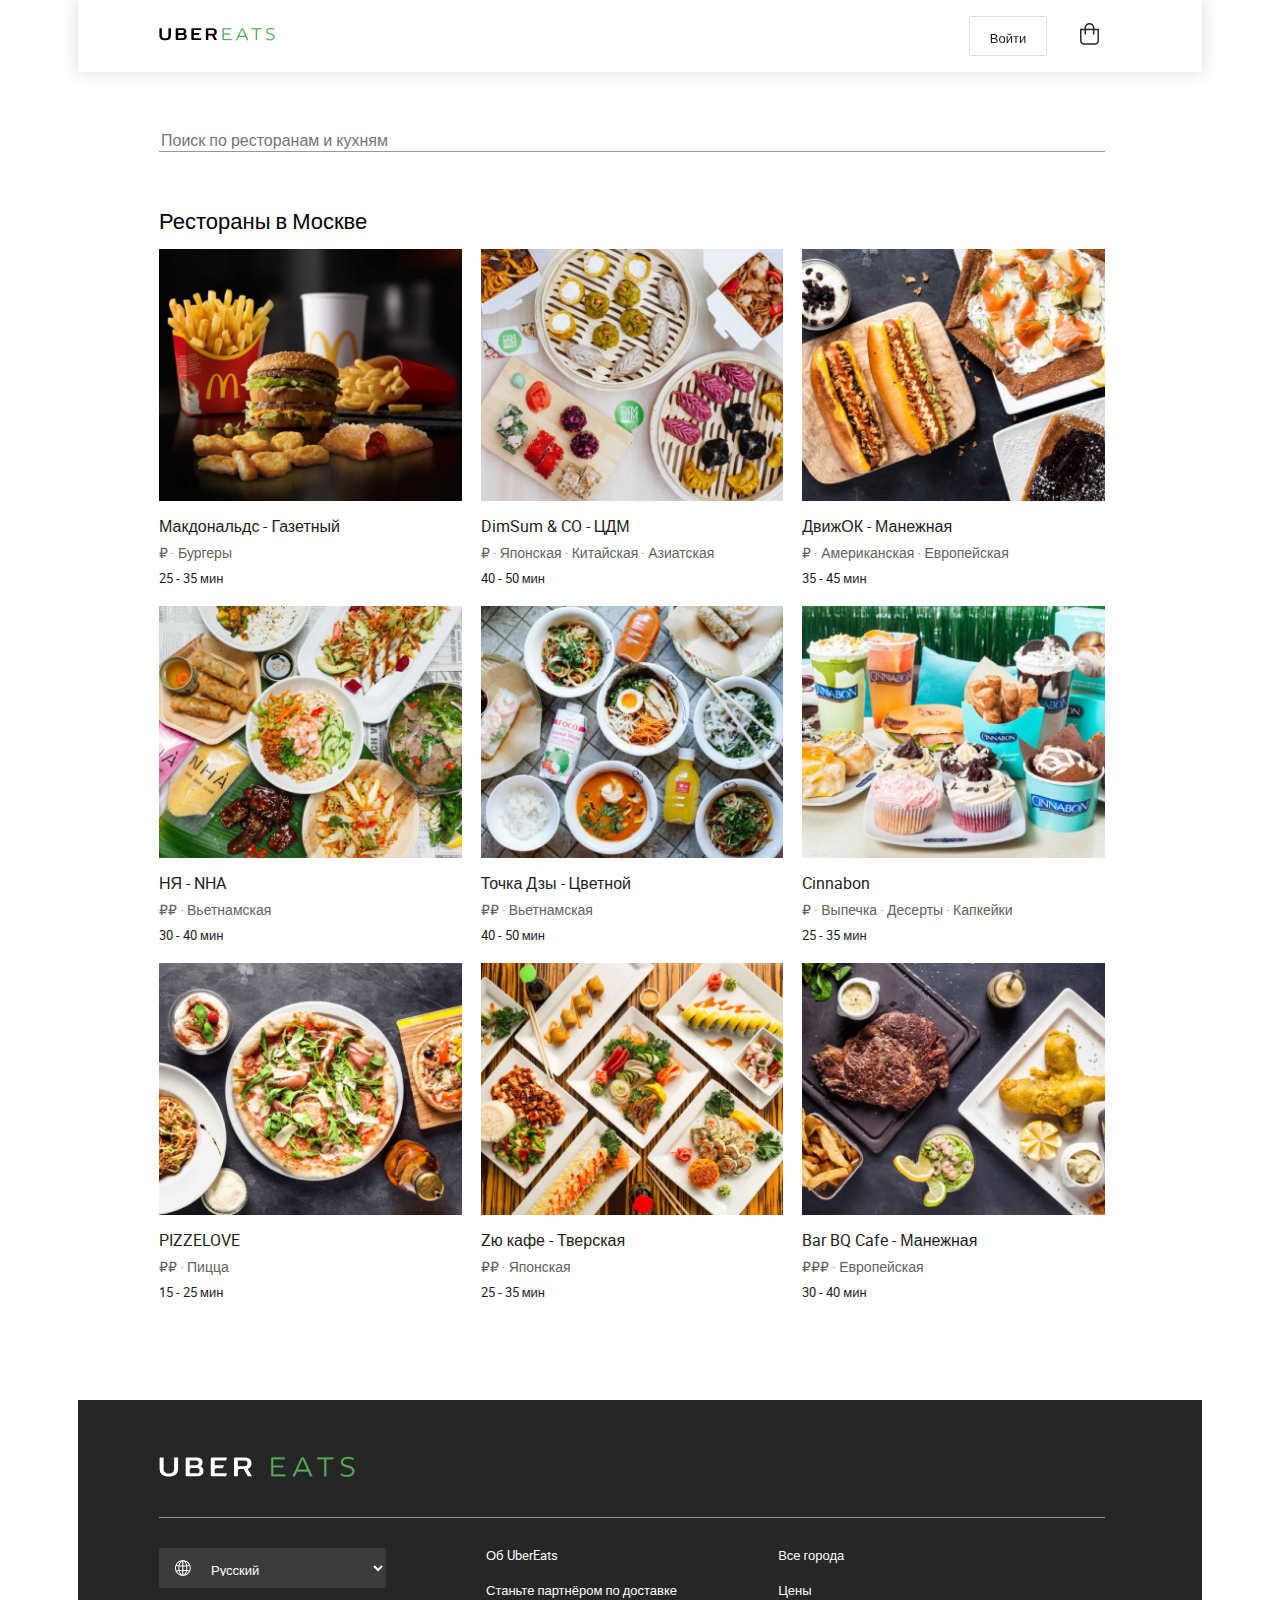
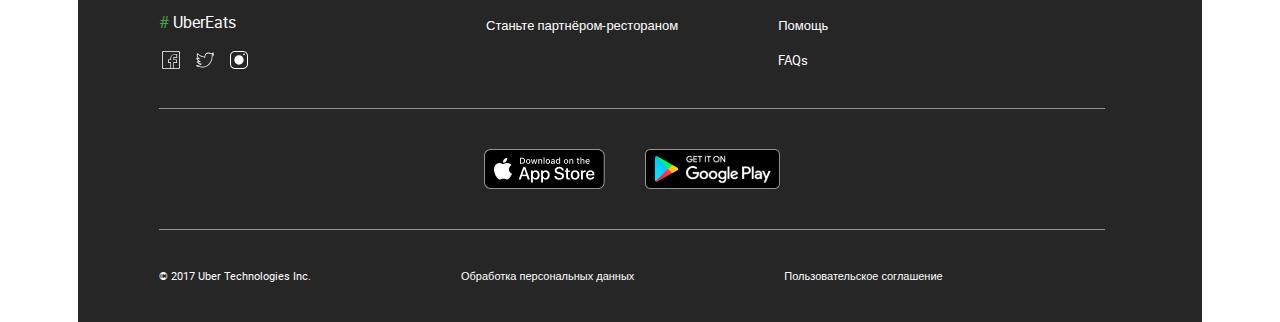
<file: index.html>
<!DOCTYPE html>
<html lang="en">
<head>
    <meta charset="UTF-8">
    <meta name="viewport" content="width=device-width, initial-scale=1">
    <title>Uber Eats Stores</title>
    <link rel="stylesheet" href="css/normalize.css">
    <link rel="stylesheet" href="css/style.css">
</head>
<body>
    <div class="main-container">
        <header class="main-header">
        <a href="#" class="logo">
            <svg width="59" height="13" viewBox="0 0 59 13" fill="none" xmlns="http://www.w3.org/2000/svg">
                <path d="M9.42307 0.528848V7.16346C9.42307 9.375 8.46154 10.2885 6.15384 10.2885C3.84615 10.2885 2.88461 9.375 2.88461 7.16346V0.240387H0.673075C0.528844 0.240387 0.384613 0.384618 0.384613 0.528848V7.25962C0.384613 10.9615 2.74038 12.2596 6.15384 12.2596C9.56731 12.2596 11.9231 10.9615 11.9231 7.25962V0.240387H9.71154C9.56731 0.240387 9.42307 0.336541 9.42307 0.528848Z" fill="black"/>
                <path d="M41.5865 2.16346C41.7789 2.16346 41.875 2.11539 41.9231 1.97116L42.5481 0.384618C42.5962 0.288464 42.5481 0.240387 42.4519 0.240387H33.5096C32.6923 0.240387 32.3558 0.480772 32.3558 1.05769V11.3462C32.3558 11.8269 32.5962 12.0673 33.2212 12.0673H41.5385C41.7308 12.0673 41.8269 12.0192 41.875 11.875L42.5 10.2885C42.5481 10.1923 42.5 10.1442 42.4039 10.1442H34.8077V8.02885C34.8077 7.30769 35.1923 6.97116 36.2981 6.97116H39.6154C39.8077 6.97116 39.9039 6.92308 39.9519 6.77885L40.5769 5.24039C40.625 5.14423 40.5769 5.09616 40.4808 5.09616H34.8558V2.11539H41.5865V2.16346Z" fill="black"/>
                <path fill-rule="evenodd" clip-rule="evenodd" d="M25.8654 5.81732C26.8269 5.28845 27.2115 4.375 27.2115 3.22116C27.2115 0.625 25.0961 0.240387 22.8846 0.240387H17.8365C17.0192 0.240387 16.6827 0.480774 16.6827 1.05771V11.3462C16.6827 11.8269 16.9231 12.0673 17.5481 12.0673H23.75C26.1057 12.0673 27.7404 11.1538 27.7404 8.79807C27.7885 7.35577 27.2115 6.15384 25.8654 5.81732ZM19.1827 2.11539H23.0769C24.375 2.11539 24.7596 2.59616 24.7596 3.60577C24.7596 4.61539 24.375 5.09616 23.0769 5.09616H19.1827V2.11539ZM19.1827 10.1442H23.5577C24.9519 10.1442 25.3365 9.66345 25.3365 8.55768C25.3365 7.4519 24.9519 6.92307 23.5577 6.92307H20.6731C19.5673 6.92307 19.1827 7.25961 19.1827 7.98074V10.1442Z" fill="black"/>
                <path fill-rule="evenodd" clip-rule="evenodd" d="M55.3846 7.30771L58.0288 11.875C58.0769 11.9231 58.0769 12.0673 57.9808 12.0673H55.7212C55.5288 12.0673 55.4808 12.0192 55.3846 11.875L52.9808 7.54807H50.8173C49.7115 7.54807 49.3269 7.88461 49.3269 8.60577V12.0673H47.1635C47.0192 12.0673 46.875 11.9231 46.875 11.7788V1.05771C46.875 0.480774 47.2115 0.240387 48.0288 0.240387H53.0769C56.0096 0.240387 57.7885 1.00961 57.7885 3.89423C57.7885 6.10577 56.6827 6.97116 55.3846 7.30771ZM49.2788 5.72116H53.4135C54.9519 5.72116 55.2885 5.14423 55.2885 3.89423C55.2885 2.69232 54.9519 2.11539 53.4135 2.11539H49.2788V5.72116Z" fill="black"/>
            </svg>
            <svg width="53" height="14" viewBox="0 0 53 14" fill="none" xmlns="http://www.w3.org/2000/svg">
                <path d="M9.4423 12.0096L9.39423 13.0673H0.644226V1.24039H9.05769L9.10576 2.34616H1.84615V6.43269H8.09615V7.39423H1.84615V12.0096H9.4423V12.0096Z" fill="#57AD56" stroke="#57AD56" stroke-width="0.25"/>
                <path fill-rule="evenodd" clip-rule="evenodd" d="M16.7019 9.99039H23.6731L25.0192 13.0673H26.3654L20.9327 1.24039H19.5384L14.0577 13.0673H15.3558L16.7019 9.99039ZM17.1346 8.98077L19.6827 3.25962L20.1634 2.05769H20.2115L20.6923 3.25962L23.1923 8.98077H17.1346Z" fill="#57AD56"/>
                <path d="M23.6731 9.99039L23.7876 9.94028L23.7548 9.86539H23.6731V9.99039ZM16.7019 9.99039V9.86539H16.6202L16.5874 9.94028L16.7019 9.99039ZM25.0192 13.0673L24.9047 13.1174L24.9375 13.1923H25.0192V13.0673ZM26.3654 13.0673V13.1923H26.5603L26.4789 13.0151L26.3654 13.0673ZM20.9327 1.24039L21.0463 1.18821L21.0128 1.11539H20.9327V1.24039ZM19.5385 1.24039V1.11539H19.4586L19.425 1.18783L19.5385 1.24039ZM14.0577 13.0673L13.9443 13.0148L13.862 13.1923H14.0577V13.0673ZM15.3557 13.0673V13.1923H15.4375L15.4703 13.1174L15.3557 13.0673ZM19.6827 3.25964L19.7969 3.31054L19.7987 3.30607L19.6827 3.25964ZM17.1346 8.98077L17.0204 8.92992L16.9421 9.10577H17.1346V8.98077ZM20.1635 2.05771V1.93271H20.0788L20.0474 2.01128L20.1635 2.05771ZM20.2115 2.05771L20.3276 2.01129L20.2962 1.93271H20.2115V2.05771ZM20.6923 3.25964L20.5762 3.30609L20.5777 3.3097L20.6923 3.25964ZM23.1923 8.98077V9.10577H23.3833L23.3068 8.93072L23.1923 8.98077ZM23.6731 9.86539H16.7019V10.1154H23.6731V9.86539ZM25.1337 13.0172L23.7876 9.94028L23.5585 10.0405L24.9047 13.1174L25.1337 13.0172ZM26.3654 12.9423H25.0192V13.1923H26.3654V12.9423ZM20.8191 1.29256L26.2518 13.1195L26.4789 13.0151L21.0463 1.18821L20.8191 1.29256ZM19.5385 1.36539H20.9327V1.11539H19.5385V1.36539ZM14.1711 13.1199L19.6519 1.29294L19.425 1.18783L13.9443 13.0148L14.1711 13.1199ZM15.3557 12.9423H14.0577V13.1923H15.3557V12.9423ZM16.5874 9.94028L15.2412 13.0172L15.4703 13.1174L16.8164 10.0405L16.5874 9.94028ZM19.5685 3.20879L17.0204 8.92992L17.2488 9.03163L19.7969 3.3105L19.5685 3.20879ZM20.0474 2.01128L19.5666 3.21322L19.7987 3.30607L20.2795 2.10413L20.0474 2.01128ZM20.2115 1.93271H20.1635V2.18271H20.2115V1.93271ZM20.8084 3.21322L20.3276 2.01129L20.0955 2.10413L20.5762 3.30606L20.8084 3.21322ZM23.3068 8.93072L20.8068 3.20959L20.5777 3.3097L23.0777 9.03083L23.3068 8.93072ZM17.1346 9.10577H23.1923V8.85577H17.1346V9.10577Z" fill="#57AD56"/>
                <path d="M35.0192 2.34616V13.0673H33.8173V2.34616H29.3942L29.4423 1.24039H39.4904V2.34616H35.0192V2.34616Z" fill="#57AD56" stroke="#57AD56" stroke-width="0.25"/>
                <path d="M48.0481 13.3077C46.4134 13.3077 45.1154 12.9231 44.0577 12.2981L44.25 11.2404C45.3558 11.8654 46.6058 12.25 48.0961 12.25C50.3077 12.25 51.4615 11.2404 51.4615 9.79808C51.4615 6.67308 44.25 8.30769 44.25 4.26923C44.25 2.53846 45.5481 1 48.5769 1C49.9711 1 51.2211 1.24038 52.2308 1.72115L52.0384 2.73077C50.9327 2.29808 49.875 2.05769 48.625 2.05769C46.2692 2.05769 45.4038 3.11538 45.4038 4.17308C45.4038 7.15385 52.6154 5.47115 52.6154 9.70192C52.5673 11.8173 51.0288 13.3077 48.0481 13.3077V13.3077Z" fill="#57AD56" stroke="#57AD56" stroke-width="0.25"/>
            </svg>
        </a>
        <div class="buttons">
            <button class="signInBtn">Войти</button>
            <button class="bagBtn"><svg width="19" height="23" viewBox="0 0 19 23" fill="none" xmlns="http://www.w3.org/2000/svg">
                <g id="basket">
                    <path id="Rectangle-10" fill-rule="evenodd" clip-rule="evenodd" d="M18.9474 6.85876H0V18.6482C0 20.8574 1.79086 22.6482 4 22.6482H14.9474C17.1565 22.6482 18.9474 20.8574 18.9474 18.6482V6.85876ZM4 21.1482C2.61929 21.1482 1.5 20.029 1.5 18.6482V8.35876H17.4474V18.6482C17.4474 20.029 16.3281 21.1482 14.9474 21.1482H4Z" fill="#262626"/>
                    <path id="Rectangle-3" d="M6.01315 12.06V5.86806C6.01315 3.95686 7.56248 2.40753 9.47368 2.40753C11.3849 2.40753 12.9342 3.95686 12.9342 5.86806V12.06C12.9342 12.4742 13.27 12.81 13.6842 12.81C14.0984 12.81 14.4342 12.4742 14.4342 12.06V5.86806C14.4342 3.12844 12.2133 0.907532 9.47368 0.907532C6.73406 0.907532 4.51315 3.12844 4.51315 5.86806V12.06C4.51315 12.4742 4.84894 12.81 5.26315 12.81C5.67737 12.81 6.01315 12.4742 6.01315 12.06Z" fill="#262626"/>
                </g>
            </svg>
            </button>
        </div>
    </header>
        <main class="index-main">
                <input type="search" class="search" placeholder="Поиск по ресторанам и кухням">
                <span class="main-heading">Рестораны в Москве</span>
                <div class="rest-cards">
                    <a href="restaurant.html" class="rest-card">
                        <img class="rest-card-img" src="img/content/rest1.jpg" alt="Restaurant 1">
                        <span class="rest-name">Макдональдс - Газетный</span>
                        <span class="rest-category">&#8381; &#183; Бургеры</span>
                        <span class="delivery-time">25 - 35 мин</span>
                    </a>
                    <a href="restaurant.html" class="rest-card">
                        <img class="rest-card-img" src="img/content/rest2.jpg" alt="Restaurant 1">
                        <span class="rest-name">DimSum & CO - ЦДМ</span>
                        <span class="rest-category">&#8381; &#183; Японская &#183; Китайская &#183; Азиатская</span>
                        <span class="delivery-time">40 - 50 мин</span>
                    </a>
                    <a href="restaurant.html" class="rest-card">
                        <img class="rest-card-img" src="img/content/rest3.png" alt="Restaurant 1">
                        <span class="rest-name">ДвижОК - Манежная</span>
                        <span class="rest-category">&#8381; &#183; Американская &#183; Европейская</span>
                        <span class="delivery-time">35 - 45 мин</span>
                    </a>
                    <a href="restaurant.html" class="rest-card">
                        <img class="rest-card-img" src="img/content/rest4.jpg" alt="Restaurant 1">
                        <span class="rest-name">НЯ - NHA</span>
                        <span class="rest-category">&#8381;&#8381; &#183; Вьетнамская</span>
                        <span class="delivery-time">30 - 40 мин</span>
                    </a>
                    <a href="restaurant.html" class="rest-card">
                        <img class="rest-card-img" src="img/content/rest5.jpg" alt="Restaurant 1">
                        <span class="rest-name">Точка Дзы - Цветной</span>
                        <span class="rest-category">&#8381;&#8381; &#183; Вьетнамская</span>
                        <span class="delivery-time">40 - 50 мин</span>
                    </a>
                    <a href="restaurant.html" class="rest-card">
                        <img class="rest-card-img" src="img/content/rest6.jpg" alt="Restaurant 1">
                        <span class="rest-name">Cinnabon</span>
                        <span class="rest-category">&#8381; &#183; Выпечка &#183; Десерты &#183; Капкейки</span>
                        <span class="delivery-time">25 - 35 мин</span>
                    </a>
                    <a href="restaurant.html" class="rest-card">
                        <img class="rest-card-img" src="img/content/rest7.jpg" alt="Restaurant 1">
                        <span class="rest-name">PIZZELOVE</span>
                        <span class="rest-category">&#8381;&#8381; &#183; Пицца</span>
                        <span class="delivery-time">15 - 25 мин</span>
                    </a>
                    <a href="restaurant.html" class="rest-card">
                        <img class="rest-card-img" src="img/content/rest8.jpg" alt="Restaurant 1">
                        <span class="rest-name">Zю кафе - Тверская</span>
                        <span class="rest-category">&#8381;&#8381; &#183; Японская</span>
                        <span class="delivery-time">25 - 35 мин</span>
                    </a>
                    <a href="restaurant.html" class="rest-card">
                        <img class="rest-card-img" src="img/content/rest9.jpg" alt="Restaurant 1">
                        <span class="rest-name">Bar BQ Cafe - Манежная</span>
                        <span class="rest-category">&#8381;&#8381;&#8381; &#183; Европейская</span>
                        <span class="delivery-time">30 - 40 мин</span>
                    </a>
                </div>
        </main>
        <footer class="main-footer">
            <section class="footer1">
                <a href="index.html" class="footer1-link">
                    <svg width="93" height="20" viewBox="0 0 93 20" fill="none" xmlns="http://www.w3.org/2000/svg">
                        <path d="M15.0769 0.846182V11.4616C15.0769 15 13.5385 16.4616 9.84616 16.4616C6.15385 16.4616 4.61539 15 4.61539 11.4616V0.384644H1.07693C0.846156 0.384644 0.615387 0.615413 0.615387 0.846182V11.6154C0.615387 17.5385 4.38462 19.6154 9.84616 19.6154C15.3077 19.6154 19.0769 17.5385 19.0769 11.6154V0.384644H15.5385C15.3077 0.384644 15.0769 0.53849 15.0769 0.846182Z" fill="white"/>
                        <path d="M66.5385 3.46157C66.8461 3.46157 67 3.38464 67.0769 3.15387L68.0769 0.615413C68.1538 0.461567 68.0769 0.384644 67.9231 0.384644H53.6154C52.3077 0.384644 51.7692 0.769259 51.7692 1.69234V18.1539C51.7692 18.9231 52.1538 19.3077 53.1538 19.3077H66.4615C66.7692 19.3077 66.9231 19.2308 67 19L68 16.4616C68.0769 16.3077 68 16.2308 67.8461 16.2308H55.6923V12.8462C55.6923 11.6923 56.3077 11.1539 58.0769 11.1539H63.3846C63.6923 11.1539 63.8461 11.077 63.9231 10.8462L64.9231 8.38464C65 8.2308 64.9231 8.15387 64.7692 8.15387H55.7692V3.38464H66.5385V3.46157Z" fill="white"/>
                        <path fill-rule="evenodd" clip-rule="evenodd" d="M41.3846 9.30774C42.9231 8.46155 43.5385 7 43.5385 5.15393C43.5385 1 40.1539 0.384644 36.6154 0.384644H28.5385C27.2308 0.384644 26.6923 0.769287 26.6923 1.69238V18.1539C26.6923 18.9231 27.0769 19.3077 28.0769 19.3077H38C41.7693 19.3077 44.3846 17.8462 44.3846 14.0769C44.4615 11.7693 43.5385 9.84619 41.3846 9.30774ZM30.6923 3.38464H36.9231C39 3.38464 39.6154 4.15393 39.6154 5.76929C39.6154 7.38464 39 8.15393 36.9231 8.15393H30.6923V3.38464ZM30.6923 16.2307H37.6923C39.9231 16.2307 40.5385 15.4615 40.5385 13.6923C40.5385 11.9231 39.9231 11.0769 37.6923 11.0769H33.0769C31.3077 11.0769 30.6923 11.6154 30.6923 12.7692V16.2307Z" fill="white"/>
                        <path fill-rule="evenodd" clip-rule="evenodd" d="M88.6154 11.6924L92.8462 19C92.9231 19.0769 92.9231 19.3077 92.7692 19.3077H89.1538C88.8462 19.3077 88.7692 19.2308 88.6154 19L84.7692 12.0769H81.3077C79.5385 12.0769 78.9231 12.6154 78.9231 13.7693V19.3077H75.4615C75.2308 19.3077 75 19.0769 75 18.8462V1.69238C75 0.769287 75.5385 0.384644 76.8462 0.384644H84.9231C89.6154 0.384644 92.4615 1.61536 92.4615 6.23083C92.4615 9.76929 90.6923 11.1539 88.6154 11.6924ZM78.8462 9.15393H85.4615C87.9231 9.15393 88.4615 8.23083 88.4615 6.23083C88.4615 4.30774 87.9231 3.38464 85.4615 3.38464H78.8462V9.15393Z" fill="white"/>
                    </svg>
                    <svg width="84" height="21" viewBox="0 0 84 21" fill="none" xmlns="http://www.w3.org/2000/svg">
                        <path d="M14.3077 18.6154L14.2308 20.3077H0.230774V1.38464H13.6923L13.7692 3.15387H2.15385V9.69234H12.1539V11.2308H2.15385V18.6154H14.3077Z" fill="#57AD56" stroke="#57AD56" stroke-width="0.25"/>
                        <path fill-rule="evenodd" clip-rule="evenodd" d="M25.9231 15.3846H37.0769L39.2308 20.3077H41.3846L32.6923 1.38464H30.4615L21.6923 20.3077H23.7693L25.9231 15.3846ZM26.6154 13.7693L30.6923 4.61548L31.4615 2.69238H31.5385L32.3077 4.61548L36.3077 13.7693H26.6154Z" fill="#57AD56"/>
                        <path d="M37.0769 15.3846L37.1915 15.3345L37.1587 15.2596H37.0769V15.3846ZM25.9231 15.3846V15.2596H25.8413L25.8086 15.3345L25.9231 15.3846ZM39.2308 20.3077L39.1163 20.3578L39.149 20.4327H39.2308V20.3077ZM41.3846 20.3077V20.4327H41.5796L41.4982 20.2556L41.3846 20.3077ZM32.6923 1.38464L32.8059 1.33247L32.7725 1.25964H32.6923V1.38464ZM30.4615 1.38464V1.25964H30.3817L30.3481 1.33209L30.4615 1.38464ZM21.6923 20.3077L21.5789 20.2552L21.4966 20.4327H21.6923V20.3077ZM23.7693 20.3077V20.4327H23.851L23.8838 20.3578L23.7693 20.3077ZM30.6923 4.61548L30.8066 4.66637L30.8084 4.6619L30.6923 4.61548ZM26.6154 13.7693L26.5012 13.7184L26.4229 13.8943H26.6154V13.7693ZM31.4615 2.69238V2.56738H31.3769L31.3455 2.64596L31.4615 2.69238ZM31.5385 2.69238L31.6545 2.64596L31.6231 2.56738H31.5385V2.69238ZM32.3077 4.61548L32.1916 4.66193L32.1932 4.66553L32.3077 4.61548ZM36.3077 13.7693V13.8943H36.4987L36.4223 13.7192L36.3077 13.7693ZM37.0769 15.2596H25.9231V15.5096H37.0769V15.2596ZM39.3453 20.2576L37.1915 15.3345L36.9624 15.4347L39.1163 20.3578L39.3453 20.2576ZM41.3846 20.1827H39.2308V20.4327H41.3846V20.1827ZM32.5787 1.43682L41.2711 20.3599L41.4982 20.2556L32.8059 1.33247L32.5787 1.43682ZM30.4615 1.50964H32.6923V1.25964H30.4615V1.50964ZM21.8057 20.3603L30.575 1.4372L30.3481 1.33209L21.5789 20.2552L21.8057 20.3603ZM23.7693 20.1827H21.6923V20.4327H23.7693V20.1827ZM25.8086 15.3345L23.6547 20.2576L23.8838 20.3578L26.0376 15.4347L25.8086 15.3345ZM30.5781 4.56462L26.5012 13.7184L26.7296 13.8201L30.8065 4.66634L30.5781 4.56462ZM31.3455 2.64596L30.5763 4.56906L30.8084 4.6619L31.5776 2.73881L31.3455 2.64596ZM31.5385 2.56738H31.4615V2.81738H31.5385V2.56738ZM32.4238 4.56905L31.6545 2.64596L31.4224 2.73881L32.1916 4.6619L32.4238 4.56905ZM36.4223 13.7192L32.4223 4.56543L32.1932 4.66553L36.1932 13.8193L36.4223 13.7192ZM26.6154 13.8943H36.3077V13.6443H26.6154V13.8943Z" fill="#57AD56"/>
                        <path d="M55.2308 3.15387V20.3077H53.3077V3.15387H46.2308L46.3077 1.38464H62.3846V3.15387H55.2308Z" fill="#57AD56" stroke="#57AD56" stroke-width="0.25"/>
                        <path d="M76.0769 20.6923C73.4616 20.6923 71.3846 20.0769 69.6923 19.0769L70 17.3846C71.7692 18.3846 73.7692 19 76.1539 19C79.6923 19 81.5385 17.3846 81.5385 15.0769C81.5385 10.0769 70 12.6923 70 6.23077C70 3.46154 72.0769 1 76.9231 1C79.1539 1 81.1539 1.38462 82.7692 2.15385L82.4616 3.76923C80.6923 3.07692 79 2.69231 77 2.69231C73.2308 2.69231 71.8462 4.38462 71.8462 6.07692C71.8462 10.8462 83.3846 8.15385 83.3846 14.9231C83.3077 18.3077 80.8462 20.6923 76.0769 20.6923Z" fill="#57AD56" stroke="#57AD56" stroke-width="0.25"/>
                    </svg>
                </a>
            </section>
            <section class="footer2">
                <div class="footer-2-column1">
                    <select name="Language" id="language">
                        <option value="RU">Русский</option>
                        <option value="EN">English</option>
                    </select>
                    <span class="footer-2-column1-tag"># <span class="footer-2-column1-txt">UberEats</span></span>
                    <div class="footer-2-column1-social">
                        <a href="#" class="footer-2-column1-social-link">
                            <svg width="24" height="24" viewBox="0 0 24 24" fill="none" xmlns="http://www.w3.org/2000/svg">
                                <g id="ic/24/social/facebook">
                                    <path id="Shape" fill-rule="evenodd" clip-rule="evenodd" d="M19.5 3H4.5C3.65997 3 3 3.66003 3 4.5V19.5C3 20.34 3.65997 21 4.5 21H11.4H15H19.5C20.34 21 21 20.34 21 19.5V4.5C21 3.66003 20.34 3 19.5 3ZM12.0518 14.2609H9.79999V11.9652H12.0518V9.95654C12.0518 8.32092 13.2904 6.94348 14.8667 6.80005H17.4V9.0957H15.1481C14.6696 9.0957 14.3037 9.46875 14.3037 9.95654V11.9652H17.1185V14.2609H14.3037V20.2001H12.0518V14.2609ZM14.9286 20.2001H19.3214C19.8193 20.2001 20.2 19.8193 20.2 19.3215V4.67859C20.2 4.18079 19.8193 3.80005 19.3214 3.80005H4.67856C4.18069 3.80005 3.79999 4.18079 3.79999 4.67859V19.3215C3.79999 19.8193 4.18069 20.2001 4.67856 20.2001H11.4142V14.9286H9.07138V11.4143H11.4142V9.95007C11.4142 7.98792 12.9371 6.3186 14.8993 6.14294H18.15V9.65723H15.2214C15.0457 9.65723 14.9286 9.77429 14.9286 9.95007V11.4143H17.8571V14.9286H14.9286V20.2001Z"/>
                                    <mask id="mask0_0_1108" style="mask-type:luminance" maskUnits="userSpaceOnUse" x="3" y="3" width="18" height="18">
                                        <path id="Shape_2" fill-rule="evenodd" clip-rule="evenodd" d="M19.5 3H4.5C3.65997 3 3 3.66003 3 4.5V19.5C3 20.34 3.65997 21 4.5 21H11.4H15H19.5C20.34 21 21 20.34 21 19.5V4.5C21 3.66003 20.34 3 19.5 3ZM12.0518 14.2609H9.79999V11.9652H12.0518V9.95654C12.0518 8.32092 13.2904 6.94348 14.8667 6.80005H17.4V9.0957H15.1481C14.6696 9.0957 14.3037 9.46875 14.3037 9.95654V11.9652H17.1185V14.2609H14.3037V20.2001H12.0518V14.2609ZM14.9286 20.2001H19.3214C19.8193 20.2001 20.2 19.8193 20.2 19.3215V4.67859C20.2 4.18079 19.8193 3.80005 19.3214 3.80005H4.67856C4.18069 3.80005 3.79999 4.18079 3.79999 4.67859V19.3215C3.79999 19.8193 4.18069 20.2001 4.67856 20.2001H11.4142V14.9286H9.07138V11.4143H11.4142V9.95007C11.4142 7.98792 12.9371 6.3186 14.8993 6.14294H18.15V9.65723H15.2214C15.0457 9.65723 14.9286 9.77429 14.9286 9.95007V11.4143H17.8571V14.9286H14.9286V20.2001Z"/>
                                    </mask>
                                    <g mask="url(#mask0_0_1108)">
                                    </g>
                                </g>
                            </svg>
                        </a>
                        <a href="#" class="footer-2-column1-social-link">
                            <svg width="24" height="24" viewBox="0 0 24 24" fill="none" xmlns="http://www.w3.org/2000/svg">
                                <g id="ic/24/social/twitter">
                                    <path id="Shape" fill-rule="evenodd" clip-rule="evenodd" d="M20.5302 6.09489C20.6525 6.06364 20.8052 6.09489 20.8969 6.18864C20.9885 6.28239 21.0191 6.43864 20.9886 6.56364C20.7136 7.46977 20.1637 8.12602 19.4915 8.46977V8.5634C19.4915 14.5942 15.092 19.5 9.71484 19.5C6.69018 19.5 4.24606 18.9688 3.14617 18.0627C3.02398 17.9377 2.96285 17.7814 3.02398 17.5939C3.08505 17.4377 3.23782 17.3127 3.42114 17.3127C5.22372 17.2814 6.38467 16.844 7.27069 16.3128C5.55975 16.094 4.49041 15.2504 3.94052 13.6568C3.87939 13.5005 3.94052 13.3443 4.06271 13.2505C4.1849 13.1568 4.36822 13.1568 4.49041 13.2193C4.94869 13.5318 5.40698 13.5943 5.9569 13.5943C4.79595 12.8757 3.72662 11.6882 3.29891 10.2195C3.26834 10.0633 3.32946 9.8759 3.45165 9.8134C3.60443 9.71965 3.7572 9.7509 3.87939 9.84465C4.21548 10.1258 4.58212 10.3133 5.13201 10.407C3.94052 9.15715 3.20727 7.31352 4.24603 5.28252L4.42935 4.90752L4.7348 5.22002C6.62905 7.25102 8.37051 8.18852 11.5479 8.8134V8.6884C11.5479 6.40739 13.2894 4.53252 15.4586 4.50127C16.314 4.50127 17.5055 5.12627 17.9944 5.40752C18.0061 5.40752 18.0177 5.41203 18.0277 5.41594C18.0438 5.42229 18.0555 5.4268 18.0555 5.40752C18.6666 5.22002 19.3998 4.90752 20.2552 4.53252C20.3775 4.47002 20.5302 4.50127 20.6219 4.59502C20.7136 4.68877 20.7441 4.81377 20.683 4.97002C20.5302 5.40752 20.2858 5.87627 19.9192 6.31364L20.5302 6.09489ZM18.7354 8.23784L18.9133 8.17741C19.4764 7.96623 19.8025 7.51347 20.01 7.12126L18.854 7.5136C18.7058 7.5739 18.528 7.5136 18.4687 7.36272C18.4094 7.21172 18.4391 7.03069 18.5576 6.94011C19.0318 6.54778 19.3875 6.12529 19.6543 5.67265C19.0615 5.91399 18.528 6.12529 18.0834 6.27617C17.9055 6.33647 17.7277 6.30632 17.5499 6.21587L17.5316 6.20573C17.1836 6.01225 16.0853 5.40141 15.4158 5.4312C13.6374 5.46135 12.2147 7.00053 12.2147 8.87163V9.7166L11.8589 9.6563C8.59857 9.05266 6.79049 8.17741 4.89352 6.27617C4.00433 8.56975 5.84201 10.1694 6.46444 10.622L7.20541 11.1652H6.28655C5.69375 11.1652 5.04168 11.1049 4.44888 10.8333C5.10098 12.2215 6.43481 13.2476 7.56112 13.5796L7.47219 14.1832C7.2351 14.1832 6.99795 14.1832 6.76086 14.2133C6.13839 14.2436 5.57525 14.2436 5.04171 14.0624C5.63452 15.2093 6.67193 15.6922 8.36141 15.6922H9.25061L8.50961 16.2354C7.59075 16.9596 6.40515 17.6236 4.35998 17.7746C5.3381 18.2574 7.14611 18.7101 9.84338 18.7101C14.4647 18.7101 18.7354 13.9991 18.7354 8.7509V8.23784Z"/>
                                    <mask id="mask0_0_1110" style="mask-type:luminance" maskUnits="userSpaceOnUse" x="3" y="4" width="18" height="16">
                                        <path id="Shape_2" fill-rule="evenodd" clip-rule="evenodd" d="M20.5302 6.09489C20.6525 6.06364 20.8052 6.09489 20.8969 6.18864C20.9885 6.28239 21.0191 6.43864 20.9886 6.56364C20.7136 7.46977 20.1637 8.12602 19.4915 8.46977V8.5634C19.4915 14.5942 15.092 19.5 9.71484 19.5C6.69018 19.5 4.24606 18.9688 3.14617 18.0627C3.02398 17.9377 2.96285 17.7814 3.02398 17.5939C3.08505 17.4377 3.23782 17.3127 3.42114 17.3127C5.22372 17.2814 6.38467 16.844 7.27069 16.3128C5.55975 16.094 4.49041 15.2504 3.94052 13.6568C3.87939 13.5005 3.94052 13.3443 4.06271 13.2505C4.1849 13.1568 4.36822 13.1568 4.49041 13.2193C4.94869 13.5318 5.40698 13.5943 5.9569 13.5943C4.79595 12.8757 3.72662 11.6882 3.29891 10.2195C3.26834 10.0633 3.32946 9.8759 3.45165 9.8134C3.60443 9.71965 3.7572 9.7509 3.87939 9.84465C4.21548 10.1258 4.58212 10.3133 5.13201 10.407C3.94052 9.15715 3.20727 7.31352 4.24603 5.28252L4.42935 4.90752L4.7348 5.22002C6.62905 7.25102 8.37051 8.18852 11.5479 8.8134V8.6884C11.5479 6.40739 13.2894 4.53252 15.4586 4.50127C16.314 4.50127 17.5055 5.12627 17.9944 5.40752C18.0061 5.40752 18.0177 5.41203 18.0277 5.41594C18.0438 5.42229 18.0555 5.4268 18.0555 5.40752C18.6666 5.22002 19.3998 4.90752 20.2552 4.53252C20.3775 4.47002 20.5302 4.50127 20.6219 4.59502C20.7136 4.68877 20.7441 4.81377 20.683 4.97002C20.5302 5.40752 20.2858 5.87627 19.9192 6.31364L20.5302 6.09489ZM18.7354 8.23784L18.9133 8.17741C19.4764 7.96623 19.8025 7.51347 20.01 7.12126L18.854 7.5136C18.7058 7.5739 18.528 7.5136 18.4687 7.36272C18.4094 7.21172 18.4391 7.03069 18.5576 6.94011C19.0318 6.54778 19.3875 6.12529 19.6543 5.67265C19.0615 5.91399 18.528 6.12529 18.0834 6.27617C17.9055 6.33647 17.7277 6.30632 17.5499 6.21587L17.5316 6.20573C17.1836 6.01225 16.0853 5.40141 15.4158 5.4312C13.6374 5.46135 12.2147 7.00053 12.2147 8.87163V9.7166L11.8589 9.6563C8.59857 9.05266 6.79049 8.17741 4.89352 6.27617C4.00433 8.56975 5.84201 10.1694 6.46444 10.622L7.20541 11.1652H6.28655C5.69375 11.1652 5.04168 11.1049 4.44888 10.8333C5.10098 12.2215 6.43481 13.2476 7.56112 13.5796L7.47219 14.1832C7.2351 14.1832 6.99795 14.1832 6.76086 14.2133C6.13839 14.2436 5.57525 14.2436 5.04171 14.0624C5.63452 15.2093 6.67193 15.6922 8.36141 15.6922H9.25061L8.50961 16.2354C7.59075 16.9596 6.40515 17.6236 4.35998 17.7746C5.3381 18.2574 7.14611 18.7101 9.84338 18.7101C14.4647 18.7101 18.7354 13.9991 18.7354 8.7509V8.23784Z"/>
                                    </mask>
                                    <g mask="url(#mask0_0_1110)">
                                    </g>
                                </g>
                            </svg>
                        </a>
                        <a href="#" class="footer-2-column1-social-link">
                            <svg width="24" height="24" viewBox="0 0 24 24" fill="none" xmlns="http://www.w3.org/2000/svg">
                                <g id="ic/24/social/instagram">
                                    <path id="Combined Shape" fill-rule="evenodd" clip-rule="evenodd" d="M16.0325 3H7.96724C5.22831 3 3 5.22841 3 7.96735V16.0327C3 18.7717 5.22831 21 7.96724 21H16.0325C18.7717 21 21 18.7716 21 16.0327V7.96735C21.0001 5.22841 18.7717 3 16.0325 3ZM20.0001 16.3579C20.0001 18.3662 18.3662 20 16.3579 20H7.642C5.6338 20.0001 4 18.3662 4 16.3579V7.64212C4 5.63392 5.6338 4 7.642 4H16.3578C18.3661 4 20 5.63392 20 7.64212V16.3579H20.0001ZM7.36186 12.0002C7.36186 9.4427 9.44249 7.36207 12 7.36207C14.5575 7.36207 16.6381 9.4427 16.6381 12.0002C16.6381 14.5576 14.5575 16.6381 12 16.6381C9.44249 16.6381 7.36186 14.5576 7.36186 12.0002ZM16.4349 5.83418C16.5833 5.68509 16.7898 5.6 17 5.6C17.2109 5.6 17.4175 5.68509 17.5658 5.83418C17.7149 5.98255 17.8 6.18909 17.8 6.4C17.8 6.61018 17.7149 6.81673 17.5658 6.96582C17.4167 7.11418 17.2109 7.2 17 7.2C16.7898 7.2 16.5833 7.11418 16.4349 6.96582C16.2858 6.81673 16.2 6.61025 16.2 6.4C16.2 6.18909 16.2857 5.98255 16.4349 5.83418Z"/>
                                    <mask id="mask0_3619_508" style="mask-type:luminance" maskUnits="userSpaceOnUse" x="7" y="5" width="11" height="12">
                                        <path id="Combined Shape_2" fill-rule="evenodd" clip-rule="evenodd" d="M16.4349 5.83416C16.5833 5.68507 16.7898 5.59998 17 5.59998C17.2109 5.59998 17.4175 5.68507 17.5658 5.83416C17.7149 5.98252 17.8 6.18907 17.8 6.39998C17.8 6.61016 17.7149 6.8167 17.5658 6.96579C17.4167 7.11416 17.2109 7.19998 17 7.19998C16.7898 7.19998 16.5833 7.11416 16.4349 6.96579C16.2858 6.8167 16.2 6.61023 16.2 6.39998C16.2 6.18907 16.2857 5.98252 16.4349 5.83416ZM12 7.36204C9.44245 7.36204 7.36182 9.44268 7.36182 12.0002C7.36182 14.5576 9.44245 16.6381 12 16.6381C14.5575 16.6381 16.6381 14.5576 16.6381 12.0002C16.6381 9.44268 14.5575 7.36204 12 7.36204ZM12 15.8397C9.88274 15.8397 8.16003 14.1173 8.16003 12C8.16003 9.88255 9.88261 8.15998 12 8.15998C14.1175 8.15998 15.84 9.88255 15.84 12C15.84 14.1173 14.1173 15.8397 12 15.8397Z"/>
                                    </mask>
                                    <g mask="url(#mask0_3619_508)">
                                    </g>
                                </g>
                            </svg>
                        </a>
                    </div>
                </div>
                <div class="footer2-column2">
                    <a href="#" class="footer2-column2-link">Об UberEats</a>
                    <a href="#" class="footer2-column2-link">Станьте партнёром по доставке</a>
                    <a href="#" class="footer2-column2-link">Станьте партнёром-рестораном</a>
                </div>
                <div class="footer2-column3">
                    <a href="#" class="footer2-column3-link">Все города</a>
                    <a href="#" class="footer2-column3-link">Цены</a>
                    <a href="#" class="footer2-column3-link">Помощь</a>
                    <a href="#" class="footer2-column3-link">FAQs</a>
                </div>
            </section>
            <section class="footer3">
                <a href="#" class="footer3-applink"></a>
                <a href="#" class="footer3-applink"></a>
            </section>
            <section class="footer4">
                <a href="#" class="footer4-link">&copy; 2017 Uber Technologies Inc.</a>
                <a href="#" class="footer4-link">Обработка персональных данных</a>
                <a href="#" class="footer4-link"> Пользовательское соглашение</a>
            </section>
        </footer>
    </div>
</body>
</html>
</file>
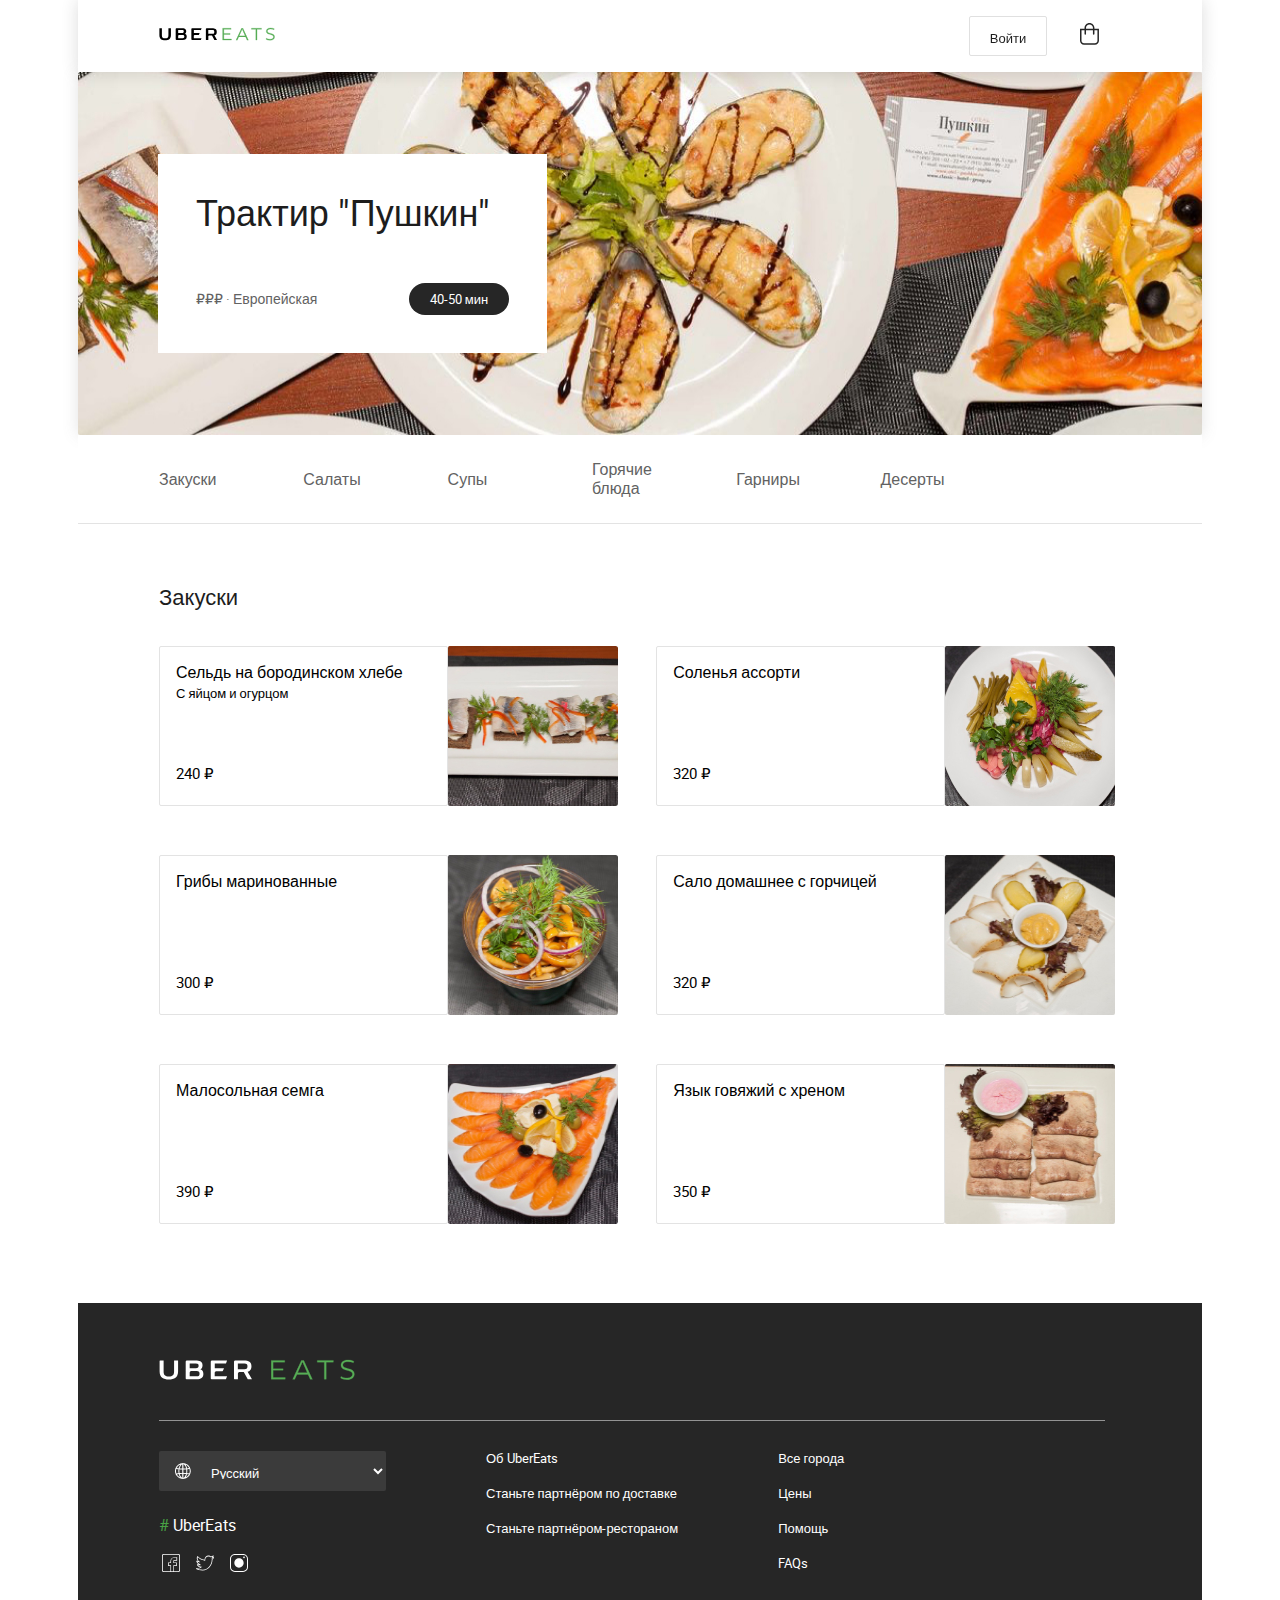
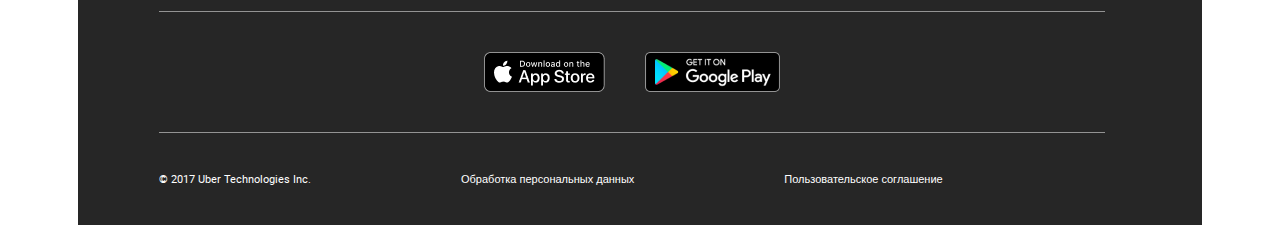
<file: restaurant.html>
<!DOCTYPE html>
<html lang="en">
<head>
    <meta charset="UTF-8">
    <meta name="viewport" content="width=device-width, initial-scale=1">
    <title>Restaurant</title>
    <link rel="stylesheet" href="css/normalize.css">
    <link rel="stylesheet" href="css/style.css">
</head>
<body>
<div class="main-container">
    <header class="main-header restaurant-header">
        <a href="index.html" class="logo">
            <svg width="59" height="13" viewBox="0 0 59 13" fill="none" xmlns="http://www.w3.org/2000/svg">
                <path d="M9.42307 0.528848V7.16346C9.42307 9.375 8.46154 10.2885 6.15384 10.2885C3.84615 10.2885 2.88461 9.375 2.88461 7.16346V0.240387H0.673075C0.528844 0.240387 0.384613 0.384618 0.384613 0.528848V7.25962C0.384613 10.9615 2.74038 12.2596 6.15384 12.2596C9.56731 12.2596 11.9231 10.9615 11.9231 7.25962V0.240387H9.71154C9.56731 0.240387 9.42307 0.336541 9.42307 0.528848Z"
                      fill="black"/>
                <path d="M41.5865 2.16346C41.7789 2.16346 41.875 2.11539 41.9231 1.97116L42.5481 0.384618C42.5962 0.288464 42.5481 0.240387 42.4519 0.240387H33.5096C32.6923 0.240387 32.3558 0.480772 32.3558 1.05769V11.3462C32.3558 11.8269 32.5962 12.0673 33.2212 12.0673H41.5385C41.7308 12.0673 41.8269 12.0192 41.875 11.875L42.5 10.2885C42.5481 10.1923 42.5 10.1442 42.4039 10.1442H34.8077V8.02885C34.8077 7.30769 35.1923 6.97116 36.2981 6.97116H39.6154C39.8077 6.97116 39.9039 6.92308 39.9519 6.77885L40.5769 5.24039C40.625 5.14423 40.5769 5.09616 40.4808 5.09616H34.8558V2.11539H41.5865V2.16346Z"
                      fill="black"/>
                <path fill-rule="evenodd" clip-rule="evenodd"
                      d="M25.8654 5.81732C26.8269 5.28845 27.2115 4.375 27.2115 3.22116C27.2115 0.625 25.0961 0.240387 22.8846 0.240387H17.8365C17.0192 0.240387 16.6827 0.480774 16.6827 1.05771V11.3462C16.6827 11.8269 16.9231 12.0673 17.5481 12.0673H23.75C26.1057 12.0673 27.7404 11.1538 27.7404 8.79807C27.7885 7.35577 27.2115 6.15384 25.8654 5.81732ZM19.1827 2.11539H23.0769C24.375 2.11539 24.7596 2.59616 24.7596 3.60577C24.7596 4.61539 24.375 5.09616 23.0769 5.09616H19.1827V2.11539ZM19.1827 10.1442H23.5577C24.9519 10.1442 25.3365 9.66345 25.3365 8.55768C25.3365 7.4519 24.9519 6.92307 23.5577 6.92307H20.6731C19.5673 6.92307 19.1827 7.25961 19.1827 7.98074V10.1442Z"
                      fill="black"/>
                <path fill-rule="evenodd" clip-rule="evenodd"
                      d="M55.3846 7.30771L58.0288 11.875C58.0769 11.9231 58.0769 12.0673 57.9808 12.0673H55.7212C55.5288 12.0673 55.4808 12.0192 55.3846 11.875L52.9808 7.54807H50.8173C49.7115 7.54807 49.3269 7.88461 49.3269 8.60577V12.0673H47.1635C47.0192 12.0673 46.875 11.9231 46.875 11.7788V1.05771C46.875 0.480774 47.2115 0.240387 48.0288 0.240387H53.0769C56.0096 0.240387 57.7885 1.00961 57.7885 3.89423C57.7885 6.10577 56.6827 6.97116 55.3846 7.30771ZM49.2788 5.72116H53.4135C54.9519 5.72116 55.2885 5.14423 55.2885 3.89423C55.2885 2.69232 54.9519 2.11539 53.4135 2.11539H49.2788V5.72116Z"
                      fill="black"/>
            </svg>
            <svg width="53" height="14" viewBox="0 0 53 14" fill="none" xmlns="http://www.w3.org/2000/svg">
                <path d="M9.4423 12.0096L9.39423 13.0673H0.644226V1.24039H9.05769L9.10576 2.34616H1.84615V6.43269H8.09615V7.39423H1.84615V12.0096H9.4423V12.0096Z"
                      fill="#57AD56" stroke="#57AD56" stroke-width="0.25"/>
                <path fill-rule="evenodd" clip-rule="evenodd"
                      d="M16.7019 9.99039H23.6731L25.0192 13.0673H26.3654L20.9327 1.24039H19.5384L14.0577 13.0673H15.3558L16.7019 9.99039ZM17.1346 8.98077L19.6827 3.25962L20.1634 2.05769H20.2115L20.6923 3.25962L23.1923 8.98077H17.1346Z"
                      fill="#57AD56"/>
                <path d="M23.6731 9.99039L23.7876 9.94028L23.7548 9.86539H23.6731V9.99039ZM16.7019 9.99039V9.86539H16.6202L16.5874 9.94028L16.7019 9.99039ZM25.0192 13.0673L24.9047 13.1174L24.9375 13.1923H25.0192V13.0673ZM26.3654 13.0673V13.1923H26.5603L26.4789 13.0151L26.3654 13.0673ZM20.9327 1.24039L21.0463 1.18821L21.0128 1.11539H20.9327V1.24039ZM19.5385 1.24039V1.11539H19.4586L19.425 1.18783L19.5385 1.24039ZM14.0577 13.0673L13.9443 13.0148L13.862 13.1923H14.0577V13.0673ZM15.3557 13.0673V13.1923H15.4375L15.4703 13.1174L15.3557 13.0673ZM19.6827 3.25964L19.7969 3.31054L19.7987 3.30607L19.6827 3.25964ZM17.1346 8.98077L17.0204 8.92992L16.9421 9.10577H17.1346V8.98077ZM20.1635 2.05771V1.93271H20.0788L20.0474 2.01128L20.1635 2.05771ZM20.2115 2.05771L20.3276 2.01129L20.2962 1.93271H20.2115V2.05771ZM20.6923 3.25964L20.5762 3.30609L20.5777 3.3097L20.6923 3.25964ZM23.1923 8.98077V9.10577H23.3833L23.3068 8.93072L23.1923 8.98077ZM23.6731 9.86539H16.7019V10.1154H23.6731V9.86539ZM25.1337 13.0172L23.7876 9.94028L23.5585 10.0405L24.9047 13.1174L25.1337 13.0172ZM26.3654 12.9423H25.0192V13.1923H26.3654V12.9423ZM20.8191 1.29256L26.2518 13.1195L26.4789 13.0151L21.0463 1.18821L20.8191 1.29256ZM19.5385 1.36539H20.9327V1.11539H19.5385V1.36539ZM14.1711 13.1199L19.6519 1.29294L19.425 1.18783L13.9443 13.0148L14.1711 13.1199ZM15.3557 12.9423H14.0577V13.1923H15.3557V12.9423ZM16.5874 9.94028L15.2412 13.0172L15.4703 13.1174L16.8164 10.0405L16.5874 9.94028ZM19.5685 3.20879L17.0204 8.92992L17.2488 9.03163L19.7969 3.3105L19.5685 3.20879ZM20.0474 2.01128L19.5666 3.21322L19.7987 3.30607L20.2795 2.10413L20.0474 2.01128ZM20.2115 1.93271H20.1635V2.18271H20.2115V1.93271ZM20.8084 3.21322L20.3276 2.01129L20.0955 2.10413L20.5762 3.30606L20.8084 3.21322ZM23.3068 8.93072L20.8068 3.20959L20.5777 3.3097L23.0777 9.03083L23.3068 8.93072ZM17.1346 9.10577H23.1923V8.85577H17.1346V9.10577Z"
                      fill="#57AD56"/>
                <path d="M35.0192 2.34616V13.0673H33.8173V2.34616H29.3942L29.4423 1.24039H39.4904V2.34616H35.0192V2.34616Z"
                      fill="#57AD56" stroke="#57AD56" stroke-width="0.25"/>
                <path d="M48.0481 13.3077C46.4134 13.3077 45.1154 12.9231 44.0577 12.2981L44.25 11.2404C45.3558 11.8654 46.6058 12.25 48.0961 12.25C50.3077 12.25 51.4615 11.2404 51.4615 9.79808C51.4615 6.67308 44.25 8.30769 44.25 4.26923C44.25 2.53846 45.5481 1 48.5769 1C49.9711 1 51.2211 1.24038 52.2308 1.72115L52.0384 2.73077C50.9327 2.29808 49.875 2.05769 48.625 2.05769C46.2692 2.05769 45.4038 3.11538 45.4038 4.17308C45.4038 7.15385 52.6154 5.47115 52.6154 9.70192C52.5673 11.8173 51.0288 13.3077 48.0481 13.3077V13.3077Z"
                      fill="#57AD56" stroke="#57AD56" stroke-width="0.25"/>
            </svg>
        </a>
        <div class="buttons">
            <button class="signInBtn">Войти</button>
            <button class="bagBtn">
                <svg width="19" height="23" viewBox="0 0 19 23" fill="none" xmlns="http://www.w3.org/2000/svg">
                    <g id="basket">
                        <path id="Rectangle-10" fill-rule="evenodd" clip-rule="evenodd"
                              d="M18.9474 6.85876H0V18.6482C0 20.8574 1.79086 22.6482 4 22.6482H14.9474C17.1565 22.6482 18.9474 20.8574 18.9474 18.6482V6.85876ZM4 21.1482C2.61929 21.1482 1.5 20.029 1.5 18.6482V8.35876H17.4474V18.6482C17.4474 20.029 16.3281 21.1482 14.9474 21.1482H4Z"
                              fill="#262626"/>
                        <path id="Rectangle-3"
                              d="M6.01315 12.06V5.86806C6.01315 3.95686 7.56248 2.40753 9.47368 2.40753C11.3849 2.40753 12.9342 3.95686 12.9342 5.86806V12.06C12.9342 12.4742 13.27 12.81 13.6842 12.81C14.0984 12.81 14.4342 12.4742 14.4342 12.06V5.86806C14.4342 3.12844 12.2133 0.907532 9.47368 0.907532C6.73406 0.907532 4.51315 3.12844 4.51315 5.86806V12.06C4.51315 12.4742 4.84894 12.81 5.26315 12.81C5.67737 12.81 6.01315 12.4742 6.01315 12.06Z"
                              fill="#262626"/>
                    </g>
                </svg>
            </button>
        </div>
    </header>
    <main class="restaurant-main">
        <section class="restaurantInfo">
            <div class="restaurantInfo-banner">
                <span class="restaurantInfo-banner-heading">Трактир "Пушкин"</span>
                <span class="restaurantInfo-banner-category">&#8381;&#8381;&#8381; &#183; Европейская</span>
                <span class="restaurantInfo-banner-deliveryTime">40-50 мин</span>
            </div>
        </section>
        <section class="dishes-switcher">
            <a href="#" class="dishes-switcher-link">Закуски</a>
            <a href="#" class="dishes-switcher-link">Салаты</a>
            <a href="#" class="dishes-switcher-link">Супы</a>
            <a href="#" class="dishes-switcher-link">Горячие блюда</a>
            <a href="#" class="dishes-switcher-link">Гарниры</a>
            <a href="#" class="dishes-switcher-link">Десерты</a>
        </section>
        <section class="dishes-cards">
            <span class="dishes-cards-categoryName">Закуски</span>
            <div class="dishes-card">
                <div class="dishes-card-info">
                    <span class="dishes-card-info-name">Сельдь на бородинском хлебе</span>
                    <span class="dishes-card-info-description">С яйцом и огурцом</span>
                    <span class="dishes-card-info-price">240 &#8381;</span>
                </div>
                <img src="img/content/dish1.jpg" alt="Dish 1" width="170"
                height="160">
            </div>
            <div class="dishes-card">
                <div class="dishes-card-info">
                    <span class="dishes-card-info-name">Соленья ассорти</span>
                    <span class="dishes-card-info-description"></span>
                    <span class="dishes-card-info-price">320 &#8381;</span>
                </div>
                <img src="img/content/dish2.jpg" alt="Dish 2" width="170"
                     height="160">
            </div>
            <div class="dishes-card">
                <div class="dishes-card-info">
                    <span class="dishes-card-info-name">Грибы маринованные</span>
                    <span class="dishes-card-info-description"></span>
                    <span class="dishes-card-info-price">300 &#8381;</span>
                </div>
                <img src="img/content/dish3.jpg" alt="Dish 3" width="170"
                     height="160">
            </div>
            <div class="dishes-card">
                <div class="dishes-card-info">
                    <span class="dishes-card-info-name">Сало домашнее с горчицей</span>
                    <span class="dishes-card-info-description"></span>
                    <span class="dishes-card-info-price">320 &#8381;</span>
                </div>
                <img src="img/content/dish4.jpg" alt="Dish 4" width="170"
                     height="160">
            </div>
            <div class="dishes-card">
                <div class="dishes-card-info">
                    <span class="dishes-card-info-name">Малосольная семга</span>
                    <span class="dishes-card-info-description"></span>
                    <span class="dishes-card-info-price">390 &#8381;</span>
                </div>
                <img src="img/content/dish5.jpg" alt="Dish 5" width="170"
                     height="160">
            </div>
            <div class="dishes-card">
                <div class="dishes-card-info">
                    <span class="dishes-card-info-name">Язык говяжий с хреном</span>
                    <span class="dishes-card-info-description"></span>
                    <span class="dishes-card-info-price">350 &#8381;</span>
                </div>
                <img src="img/content/dish6.jpg" alt="Dish 6" width="170"
                     height="160">
            </div>
        </section>
    </main>
    <footer class="main-footer">
        <section class="footer1">
            <a href="index.html" class="footer1-link">
                <svg width="93" height="20" viewBox="0 0 93 20" fill="none" xmlns="http://www.w3.org/2000/svg">
                    <path d="M15.0769 0.846182V11.4616C15.0769 15 13.5385 16.4616 9.84616 16.4616C6.15385 16.4616 4.61539 15 4.61539 11.4616V0.384644H1.07693C0.846156 0.384644 0.615387 0.615413 0.615387 0.846182V11.6154C0.615387 17.5385 4.38462 19.6154 9.84616 19.6154C15.3077 19.6154 19.0769 17.5385 19.0769 11.6154V0.384644H15.5385C15.3077 0.384644 15.0769 0.53849 15.0769 0.846182Z" fill="white"/>
                    <path d="M66.5385 3.46157C66.8461 3.46157 67 3.38464 67.0769 3.15387L68.0769 0.615413C68.1538 0.461567 68.0769 0.384644 67.9231 0.384644H53.6154C52.3077 0.384644 51.7692 0.769259 51.7692 1.69234V18.1539C51.7692 18.9231 52.1538 19.3077 53.1538 19.3077H66.4615C66.7692 19.3077 66.9231 19.2308 67 19L68 16.4616C68.0769 16.3077 68 16.2308 67.8461 16.2308H55.6923V12.8462C55.6923 11.6923 56.3077 11.1539 58.0769 11.1539H63.3846C63.6923 11.1539 63.8461 11.077 63.9231 10.8462L64.9231 8.38464C65 8.2308 64.9231 8.15387 64.7692 8.15387H55.7692V3.38464H66.5385V3.46157Z" fill="white"/>
                    <path fill-rule="evenodd" clip-rule="evenodd" d="M41.3846 9.30774C42.9231 8.46155 43.5385 7 43.5385 5.15393C43.5385 1 40.1539 0.384644 36.6154 0.384644H28.5385C27.2308 0.384644 26.6923 0.769287 26.6923 1.69238V18.1539C26.6923 18.9231 27.0769 19.3077 28.0769 19.3077H38C41.7693 19.3077 44.3846 17.8462 44.3846 14.0769C44.4615 11.7693 43.5385 9.84619 41.3846 9.30774ZM30.6923 3.38464H36.9231C39 3.38464 39.6154 4.15393 39.6154 5.76929C39.6154 7.38464 39 8.15393 36.9231 8.15393H30.6923V3.38464ZM30.6923 16.2307H37.6923C39.9231 16.2307 40.5385 15.4615 40.5385 13.6923C40.5385 11.9231 39.9231 11.0769 37.6923 11.0769H33.0769C31.3077 11.0769 30.6923 11.6154 30.6923 12.7692V16.2307Z" fill="white"/>
                    <path fill-rule="evenodd" clip-rule="evenodd" d="M88.6154 11.6924L92.8462 19C92.9231 19.0769 92.9231 19.3077 92.7692 19.3077H89.1538C88.8462 19.3077 88.7692 19.2308 88.6154 19L84.7692 12.0769H81.3077C79.5385 12.0769 78.9231 12.6154 78.9231 13.7693V19.3077H75.4615C75.2308 19.3077 75 19.0769 75 18.8462V1.69238C75 0.769287 75.5385 0.384644 76.8462 0.384644H84.9231C89.6154 0.384644 92.4615 1.61536 92.4615 6.23083C92.4615 9.76929 90.6923 11.1539 88.6154 11.6924ZM78.8462 9.15393H85.4615C87.9231 9.15393 88.4615 8.23083 88.4615 6.23083C88.4615 4.30774 87.9231 3.38464 85.4615 3.38464H78.8462V9.15393Z" fill="white"/>
                </svg>
                <svg width="84" height="21" viewBox="0 0 84 21" fill="none" xmlns="http://www.w3.org/2000/svg">
                    <path d="M14.3077 18.6154L14.2308 20.3077H0.230774V1.38464H13.6923L13.7692 3.15387H2.15385V9.69234H12.1539V11.2308H2.15385V18.6154H14.3077Z" fill="#57AD56" stroke="#57AD56" stroke-width="0.25"/>
                    <path fill-rule="evenodd" clip-rule="evenodd" d="M25.9231 15.3846H37.0769L39.2308 20.3077H41.3846L32.6923 1.38464H30.4615L21.6923 20.3077H23.7693L25.9231 15.3846ZM26.6154 13.7693L30.6923 4.61548L31.4615 2.69238H31.5385L32.3077 4.61548L36.3077 13.7693H26.6154Z" fill="#57AD56"/>
                    <path d="M37.0769 15.3846L37.1915 15.3345L37.1587 15.2596H37.0769V15.3846ZM25.9231 15.3846V15.2596H25.8413L25.8086 15.3345L25.9231 15.3846ZM39.2308 20.3077L39.1163 20.3578L39.149 20.4327H39.2308V20.3077ZM41.3846 20.3077V20.4327H41.5796L41.4982 20.2556L41.3846 20.3077ZM32.6923 1.38464L32.8059 1.33247L32.7725 1.25964H32.6923V1.38464ZM30.4615 1.38464V1.25964H30.3817L30.3481 1.33209L30.4615 1.38464ZM21.6923 20.3077L21.5789 20.2552L21.4966 20.4327H21.6923V20.3077ZM23.7693 20.3077V20.4327H23.851L23.8838 20.3578L23.7693 20.3077ZM30.6923 4.61548L30.8066 4.66637L30.8084 4.6619L30.6923 4.61548ZM26.6154 13.7693L26.5012 13.7184L26.4229 13.8943H26.6154V13.7693ZM31.4615 2.69238V2.56738H31.3769L31.3455 2.64596L31.4615 2.69238ZM31.5385 2.69238L31.6545 2.64596L31.6231 2.56738H31.5385V2.69238ZM32.3077 4.61548L32.1916 4.66193L32.1932 4.66553L32.3077 4.61548ZM36.3077 13.7693V13.8943H36.4987L36.4223 13.7192L36.3077 13.7693ZM37.0769 15.2596H25.9231V15.5096H37.0769V15.2596ZM39.3453 20.2576L37.1915 15.3345L36.9624 15.4347L39.1163 20.3578L39.3453 20.2576ZM41.3846 20.1827H39.2308V20.4327H41.3846V20.1827ZM32.5787 1.43682L41.2711 20.3599L41.4982 20.2556L32.8059 1.33247L32.5787 1.43682ZM30.4615 1.50964H32.6923V1.25964H30.4615V1.50964ZM21.8057 20.3603L30.575 1.4372L30.3481 1.33209L21.5789 20.2552L21.8057 20.3603ZM23.7693 20.1827H21.6923V20.4327H23.7693V20.1827ZM25.8086 15.3345L23.6547 20.2576L23.8838 20.3578L26.0376 15.4347L25.8086 15.3345ZM30.5781 4.56462L26.5012 13.7184L26.7296 13.8201L30.8065 4.66634L30.5781 4.56462ZM31.3455 2.64596L30.5763 4.56906L30.8084 4.6619L31.5776 2.73881L31.3455 2.64596ZM31.5385 2.56738H31.4615V2.81738H31.5385V2.56738ZM32.4238 4.56905L31.6545 2.64596L31.4224 2.73881L32.1916 4.6619L32.4238 4.56905ZM36.4223 13.7192L32.4223 4.56543L32.1932 4.66553L36.1932 13.8193L36.4223 13.7192ZM26.6154 13.8943H36.3077V13.6443H26.6154V13.8943Z" fill="#57AD56"/>
                    <path d="M55.2308 3.15387V20.3077H53.3077V3.15387H46.2308L46.3077 1.38464H62.3846V3.15387H55.2308Z" fill="#57AD56" stroke="#57AD56" stroke-width="0.25"/>
                    <path d="M76.0769 20.6923C73.4616 20.6923 71.3846 20.0769 69.6923 19.0769L70 17.3846C71.7692 18.3846 73.7692 19 76.1539 19C79.6923 19 81.5385 17.3846 81.5385 15.0769C81.5385 10.0769 70 12.6923 70 6.23077C70 3.46154 72.0769 1 76.9231 1C79.1539 1 81.1539 1.38462 82.7692 2.15385L82.4616 3.76923C80.6923 3.07692 79 2.69231 77 2.69231C73.2308 2.69231 71.8462 4.38462 71.8462 6.07692C71.8462 10.8462 83.3846 8.15385 83.3846 14.9231C83.3077 18.3077 80.8462 20.6923 76.0769 20.6923Z" fill="#57AD56" stroke="#57AD56" stroke-width="0.25"/>
                </svg>
            </a>
        </section>
        <section class="footer2">
            <div class="footer-2-column1">
                <select name="Language" id="language">
                    <option value="RU">Русский</option>
                    <option value="EN">English</option>
                </select>
                <span class="footer-2-column1-tag"># <span class="footer-2-column1-txt">UberEats</span></span>
                <div class="footer-2-column1-social">
                    <a href="#" class="footer-2-column1-social-link">
                        <svg width="24" height="24" viewBox="0 0 24 24" fill="none" xmlns="http://www.w3.org/2000/svg">
                            <g id="ic/24/social/facebook">
                                <path id="Shape" fill-rule="evenodd" clip-rule="evenodd" d="M19.5 3H4.5C3.65997 3 3 3.66003 3 4.5V19.5C3 20.34 3.65997 21 4.5 21H11.4H15H19.5C20.34 21 21 20.34 21 19.5V4.5C21 3.66003 20.34 3 19.5 3ZM12.0518 14.2609H9.79999V11.9652H12.0518V9.95654C12.0518 8.32092 13.2904 6.94348 14.8667 6.80005H17.4V9.0957H15.1481C14.6696 9.0957 14.3037 9.46875 14.3037 9.95654V11.9652H17.1185V14.2609H14.3037V20.2001H12.0518V14.2609ZM14.9286 20.2001H19.3214C19.8193 20.2001 20.2 19.8193 20.2 19.3215V4.67859C20.2 4.18079 19.8193 3.80005 19.3214 3.80005H4.67856C4.18069 3.80005 3.79999 4.18079 3.79999 4.67859V19.3215C3.79999 19.8193 4.18069 20.2001 4.67856 20.2001H11.4142V14.9286H9.07138V11.4143H11.4142V9.95007C11.4142 7.98792 12.9371 6.3186 14.8993 6.14294H18.15V9.65723H15.2214C15.0457 9.65723 14.9286 9.77429 14.9286 9.95007V11.4143H17.8571V14.9286H14.9286V20.2001Z"/>
                                <mask id="mask0_0_1108" style="mask-type:luminance" maskUnits="userSpaceOnUse" x="3" y="3" width="18" height="18">
                                    <path id="Shape_2" fill-rule="evenodd" clip-rule="evenodd" d="M19.5 3H4.5C3.65997 3 3 3.66003 3 4.5V19.5C3 20.34 3.65997 21 4.5 21H11.4H15H19.5C20.34 21 21 20.34 21 19.5V4.5C21 3.66003 20.34 3 19.5 3ZM12.0518 14.2609H9.79999V11.9652H12.0518V9.95654C12.0518 8.32092 13.2904 6.94348 14.8667 6.80005H17.4V9.0957H15.1481C14.6696 9.0957 14.3037 9.46875 14.3037 9.95654V11.9652H17.1185V14.2609H14.3037V20.2001H12.0518V14.2609ZM14.9286 20.2001H19.3214C19.8193 20.2001 20.2 19.8193 20.2 19.3215V4.67859C20.2 4.18079 19.8193 3.80005 19.3214 3.80005H4.67856C4.18069 3.80005 3.79999 4.18079 3.79999 4.67859V19.3215C3.79999 19.8193 4.18069 20.2001 4.67856 20.2001H11.4142V14.9286H9.07138V11.4143H11.4142V9.95007C11.4142 7.98792 12.9371 6.3186 14.8993 6.14294H18.15V9.65723H15.2214C15.0457 9.65723 14.9286 9.77429 14.9286 9.95007V11.4143H17.8571V14.9286H14.9286V20.2001Z"/>
                                </mask>
                                <g mask="url(#mask0_0_1108)">
                                </g>
                            </g>
                        </svg>
                    </a>
                    <a href="#" class="footer-2-column1-social-link">
                        <svg width="24" height="24" viewBox="0 0 24 24" fill="none" xmlns="http://www.w3.org/2000/svg">
                            <g id="ic/24/social/twitter">
                                <path id="Shape" fill-rule="evenodd" clip-rule="evenodd" d="M20.5302 6.09489C20.6525 6.06364 20.8052 6.09489 20.8969 6.18864C20.9885 6.28239 21.0191 6.43864 20.9886 6.56364C20.7136 7.46977 20.1637 8.12602 19.4915 8.46977V8.5634C19.4915 14.5942 15.092 19.5 9.71484 19.5C6.69018 19.5 4.24606 18.9688 3.14617 18.0627C3.02398 17.9377 2.96285 17.7814 3.02398 17.5939C3.08505 17.4377 3.23782 17.3127 3.42114 17.3127C5.22372 17.2814 6.38467 16.844 7.27069 16.3128C5.55975 16.094 4.49041 15.2504 3.94052 13.6568C3.87939 13.5005 3.94052 13.3443 4.06271 13.2505C4.1849 13.1568 4.36822 13.1568 4.49041 13.2193C4.94869 13.5318 5.40698 13.5943 5.9569 13.5943C4.79595 12.8757 3.72662 11.6882 3.29891 10.2195C3.26834 10.0633 3.32946 9.8759 3.45165 9.8134C3.60443 9.71965 3.7572 9.7509 3.87939 9.84465C4.21548 10.1258 4.58212 10.3133 5.13201 10.407C3.94052 9.15715 3.20727 7.31352 4.24603 5.28252L4.42935 4.90752L4.7348 5.22002C6.62905 7.25102 8.37051 8.18852 11.5479 8.8134V8.6884C11.5479 6.40739 13.2894 4.53252 15.4586 4.50127C16.314 4.50127 17.5055 5.12627 17.9944 5.40752C18.0061 5.40752 18.0177 5.41203 18.0277 5.41594C18.0438 5.42229 18.0555 5.4268 18.0555 5.40752C18.6666 5.22002 19.3998 4.90752 20.2552 4.53252C20.3775 4.47002 20.5302 4.50127 20.6219 4.59502C20.7136 4.68877 20.7441 4.81377 20.683 4.97002C20.5302 5.40752 20.2858 5.87627 19.9192 6.31364L20.5302 6.09489ZM18.7354 8.23784L18.9133 8.17741C19.4764 7.96623 19.8025 7.51347 20.01 7.12126L18.854 7.5136C18.7058 7.5739 18.528 7.5136 18.4687 7.36272C18.4094 7.21172 18.4391 7.03069 18.5576 6.94011C19.0318 6.54778 19.3875 6.12529 19.6543 5.67265C19.0615 5.91399 18.528 6.12529 18.0834 6.27617C17.9055 6.33647 17.7277 6.30632 17.5499 6.21587L17.5316 6.20573C17.1836 6.01225 16.0853 5.40141 15.4158 5.4312C13.6374 5.46135 12.2147 7.00053 12.2147 8.87163V9.7166L11.8589 9.6563C8.59857 9.05266 6.79049 8.17741 4.89352 6.27617C4.00433 8.56975 5.84201 10.1694 6.46444 10.622L7.20541 11.1652H6.28655C5.69375 11.1652 5.04168 11.1049 4.44888 10.8333C5.10098 12.2215 6.43481 13.2476 7.56112 13.5796L7.47219 14.1832C7.2351 14.1832 6.99795 14.1832 6.76086 14.2133C6.13839 14.2436 5.57525 14.2436 5.04171 14.0624C5.63452 15.2093 6.67193 15.6922 8.36141 15.6922H9.25061L8.50961 16.2354C7.59075 16.9596 6.40515 17.6236 4.35998 17.7746C5.3381 18.2574 7.14611 18.7101 9.84338 18.7101C14.4647 18.7101 18.7354 13.9991 18.7354 8.7509V8.23784Z"/>
                                <mask id="mask0_0_1110" style="mask-type:luminance" maskUnits="userSpaceOnUse" x="3" y="4" width="18" height="16">
                                    <path id="Shape_2" fill-rule="evenodd" clip-rule="evenodd" d="M20.5302 6.09489C20.6525 6.06364 20.8052 6.09489 20.8969 6.18864C20.9885 6.28239 21.0191 6.43864 20.9886 6.56364C20.7136 7.46977 20.1637 8.12602 19.4915 8.46977V8.5634C19.4915 14.5942 15.092 19.5 9.71484 19.5C6.69018 19.5 4.24606 18.9688 3.14617 18.0627C3.02398 17.9377 2.96285 17.7814 3.02398 17.5939C3.08505 17.4377 3.23782 17.3127 3.42114 17.3127C5.22372 17.2814 6.38467 16.844 7.27069 16.3128C5.55975 16.094 4.49041 15.2504 3.94052 13.6568C3.87939 13.5005 3.94052 13.3443 4.06271 13.2505C4.1849 13.1568 4.36822 13.1568 4.49041 13.2193C4.94869 13.5318 5.40698 13.5943 5.9569 13.5943C4.79595 12.8757 3.72662 11.6882 3.29891 10.2195C3.26834 10.0633 3.32946 9.8759 3.45165 9.8134C3.60443 9.71965 3.7572 9.7509 3.87939 9.84465C4.21548 10.1258 4.58212 10.3133 5.13201 10.407C3.94052 9.15715 3.20727 7.31352 4.24603 5.28252L4.42935 4.90752L4.7348 5.22002C6.62905 7.25102 8.37051 8.18852 11.5479 8.8134V8.6884C11.5479 6.40739 13.2894 4.53252 15.4586 4.50127C16.314 4.50127 17.5055 5.12627 17.9944 5.40752C18.0061 5.40752 18.0177 5.41203 18.0277 5.41594C18.0438 5.42229 18.0555 5.4268 18.0555 5.40752C18.6666 5.22002 19.3998 4.90752 20.2552 4.53252C20.3775 4.47002 20.5302 4.50127 20.6219 4.59502C20.7136 4.68877 20.7441 4.81377 20.683 4.97002C20.5302 5.40752 20.2858 5.87627 19.9192 6.31364L20.5302 6.09489ZM18.7354 8.23784L18.9133 8.17741C19.4764 7.96623 19.8025 7.51347 20.01 7.12126L18.854 7.5136C18.7058 7.5739 18.528 7.5136 18.4687 7.36272C18.4094 7.21172 18.4391 7.03069 18.5576 6.94011C19.0318 6.54778 19.3875 6.12529 19.6543 5.67265C19.0615 5.91399 18.528 6.12529 18.0834 6.27617C17.9055 6.33647 17.7277 6.30632 17.5499 6.21587L17.5316 6.20573C17.1836 6.01225 16.0853 5.40141 15.4158 5.4312C13.6374 5.46135 12.2147 7.00053 12.2147 8.87163V9.7166L11.8589 9.6563C8.59857 9.05266 6.79049 8.17741 4.89352 6.27617C4.00433 8.56975 5.84201 10.1694 6.46444 10.622L7.20541 11.1652H6.28655C5.69375 11.1652 5.04168 11.1049 4.44888 10.8333C5.10098 12.2215 6.43481 13.2476 7.56112 13.5796L7.47219 14.1832C7.2351 14.1832 6.99795 14.1832 6.76086 14.2133C6.13839 14.2436 5.57525 14.2436 5.04171 14.0624C5.63452 15.2093 6.67193 15.6922 8.36141 15.6922H9.25061L8.50961 16.2354C7.59075 16.9596 6.40515 17.6236 4.35998 17.7746C5.3381 18.2574 7.14611 18.7101 9.84338 18.7101C14.4647 18.7101 18.7354 13.9991 18.7354 8.7509V8.23784Z"/>
                                </mask>
                                <g mask="url(#mask0_0_1110)">
                                </g>
                            </g>
                        </svg>
                    </a>
                    <a href="#" class="footer-2-column1-social-link">
                        <svg width="24" height="24" viewBox="0 0 24 24" fill="none" xmlns="http://www.w3.org/2000/svg">
                            <g id="ic/24/social/instagram">
                                <path id="Combined Shape" fill-rule="evenodd" clip-rule="evenodd" d="M16.0325 3H7.96724C5.22831 3 3 5.22841 3 7.96735V16.0327C3 18.7717 5.22831 21 7.96724 21H16.0325C18.7717 21 21 18.7716 21 16.0327V7.96735C21.0001 5.22841 18.7717 3 16.0325 3ZM20.0001 16.3579C20.0001 18.3662 18.3662 20 16.3579 20H7.642C5.6338 20.0001 4 18.3662 4 16.3579V7.64212C4 5.63392 5.6338 4 7.642 4H16.3578C18.3661 4 20 5.63392 20 7.64212V16.3579H20.0001ZM7.36186 12.0002C7.36186 9.4427 9.44249 7.36207 12 7.36207C14.5575 7.36207 16.6381 9.4427 16.6381 12.0002C16.6381 14.5576 14.5575 16.6381 12 16.6381C9.44249 16.6381 7.36186 14.5576 7.36186 12.0002ZM16.4349 5.83418C16.5833 5.68509 16.7898 5.6 17 5.6C17.2109 5.6 17.4175 5.68509 17.5658 5.83418C17.7149 5.98255 17.8 6.18909 17.8 6.4C17.8 6.61018 17.7149 6.81673 17.5658 6.96582C17.4167 7.11418 17.2109 7.2 17 7.2C16.7898 7.2 16.5833 7.11418 16.4349 6.96582C16.2858 6.81673 16.2 6.61025 16.2 6.4C16.2 6.18909 16.2857 5.98255 16.4349 5.83418Z"/>
                                <mask id="mask0_3619_508" style="mask-type:luminance" maskUnits="userSpaceOnUse" x="7" y="5" width="11" height="12">
                                    <path id="Combined Shape_2" fill-rule="evenodd" clip-rule="evenodd" d="M16.4349 5.83416C16.5833 5.68507 16.7898 5.59998 17 5.59998C17.2109 5.59998 17.4175 5.68507 17.5658 5.83416C17.7149 5.98252 17.8 6.18907 17.8 6.39998C17.8 6.61016 17.7149 6.8167 17.5658 6.96579C17.4167 7.11416 17.2109 7.19998 17 7.19998C16.7898 7.19998 16.5833 7.11416 16.4349 6.96579C16.2858 6.8167 16.2 6.61023 16.2 6.39998C16.2 6.18907 16.2857 5.98252 16.4349 5.83416ZM12 7.36204C9.44245 7.36204 7.36182 9.44268 7.36182 12.0002C7.36182 14.5576 9.44245 16.6381 12 16.6381C14.5575 16.6381 16.6381 14.5576 16.6381 12.0002C16.6381 9.44268 14.5575 7.36204 12 7.36204ZM12 15.8397C9.88274 15.8397 8.16003 14.1173 8.16003 12C8.16003 9.88255 9.88261 8.15998 12 8.15998C14.1175 8.15998 15.84 9.88255 15.84 12C15.84 14.1173 14.1173 15.8397 12 15.8397Z"/>
                                </mask>
                                <g mask="url(#mask0_3619_508)">
                                </g>
                            </g>
                        </svg>
                    </a>
                </div>
            </div>
            <div class="footer2-column2">
                <a href="#" class="footer2-column2-link">Об UberEats</a>
                <a href="#" class="footer2-column2-link">Станьте партнёром по доставке</a>
                <a href="#" class="footer2-column2-link">Станьте партнёром-рестораном</a>
            </div>
            <div class="footer2-column3">
                <a href="#" class="footer2-column3-link">Все города</a>
                <a href="#" class="footer2-column3-link">Цены</a>
                <a href="#" class="footer2-column3-link">Помощь</a>
                <a href="#" class="footer2-column3-link">FAQs</a>
            </div>
        </section>
        <section class="footer3">
            <a href="#" class="footer3-applink"></a>
            <a href="#" class="footer3-applink"></a>
        </section>
        <section class="footer4">
            <a href="#" class="footer4-link">&copy; 2017 Uber Technologies Inc.</a>
            <a href="#" class="footer4-link">Обработка персональных данных</a>
            <a href="#" class="footer4-link"> Пользовательское соглашение</a>
        </section>
    </footer>
</div>
</body>
</html>
</file>
<file: css/style.css>
/* Вспомогательные подключения */
/* Подключение шрифтов */
@font-face {
  font-family: 'Roboto';
  font-style: normal;
  src: local("Roboto"), url("../fonts/roboto-regular.ttf") format("ttf"), url("../fonts/roboto-regular.woff2") format("woff2"), url("../fonts/roboto-regular.woff") format("woff"), url("../fonts/roboto-regular.eot") format('embedded-opentype');
  font-display: swap;
}
/* Page container */
.main-container {
  max-width: 1124px;
  margin: 0 auto;
}
/* Элементы сайта */
/* Header */
.main-header {
  padding: 16px 97px 16px 81px;
  box-sizing: border-box;
  background: #FFFFFF;
  box-shadow: 0 0 16px rgba(38, 38, 38, 0.16);
  display: flex;
  flex-direction: row;
  justify-content: space-between;
  align-items: center;
  position: fixed;
  width: 100%;
  max-width: 1124px;
}
.logo {
  text-decoration: none;
  transition: 0.2s ease-in-out;
}
.logo:hover {
  text-decoration: none;
  transform: scale(1.1);
}
.logo:active {
  transform: scale(1);
}
.buttons {
  display: flex;
  flex-direction: row;
  justify-content: flex-end;
  align-items: center;
}
.signInBtn {
  width: 78px;
  height: 40px;
  border: 1px solid #E0E0E0;
  border-radius: 2px;
  background: transparent;
  font-family: 'Roboto', Arial, sans-serif;
  font-style: normal;
  font-weight: 500;
  font-size: 13px;
  line-height: 40px;
  color: #1D1D1D;
  text-align: center;
  transition: 0.2s ease-in-out;
}
.signInBtn:hover {
  border: 1px solid #1D1D1D;
}
.signInBtn:active {
  transform: scale(0.9);
}
.bagBtn {
  background: transparent;
  border: none;
  transition: 0.2s ease-in-out;
  margin: 0 0 0 27px;
}
.bagBtn:hover {
  transform: scale(1.1);
}
.bagBtn:active {
  transform: scale(1);
}
/* index.html Main */
.index-main {
  padding: 128px 97px 80px 81px;
  box-sizing: border-box;
  background-color: #FFFFFF;
}
.search {
  width: 100%;
  height: 24px;
  background-color: transparent;
  border: none;
  border-bottom: 1px solid #979797;
  font-family: 'Roboto', Arial, sans-serif;
  font-style: normal;
  font-weight: 400;
  font-size: 16px;
  outline: none;
}
.main-heading {
  display: block;
  margin: 56px 0 16px 0;
  font-family: 'Roboto', Arial, sans-serif;
  font-style: normal;
  font-weight: 400;
  font-size: 22px;
}
/* Карточки ресторанов */
.rest-cards {
  display: flex;
  flex-wrap: wrap;
  justify-content: space-between;
}
.rest-card {
  display: flex;
  flex-direction: column;
  justify-content: flex-start;
  align-items: flex-start;
  padding: 0 0 20px 0;
  box-sizing: border-box;
  width: 32%;
  text-decoration: none;
  transition: 0.2s ease-in-out;
}
.rest-card:hover {
  transform: scale(1.05);
}
.rest-card:active {
  transform: scale(1);
}
.rest-card-img {
  display: block;
  width: 100%;
}
.rest-name {
  font-family: 'Roboto', Arial, sans-serif;
  font-style: normal;
  font-weight: 500;
  font-size: 16px;
  color: #1D1D1D;
  margin: 16px 0 0 0;
}
.rest-category {
  font-family: 'Roboto', Arial, sans-serif;
  font-style: normal;
  font-weight: 400;
  font-size: 14px;
  color: #626262;
  margin: 10px 0 0 0;
}
.delivery-time {
  font-family: 'Roboto', Arial, sans-serif;
  font-style: normal;
  font-weight: 400;
  font-size: 13px;
  color: #1D1D1D;
  margin: 10px 0 0 0;
}
/* Footer */
.main-footer {
  padding: 56px 97px 40px 81px;
  box-sizing: border-box;
  background-color: #262626;
}
.footer1 {
  padding: 0 0 35px 0;
  box-sizing: border-box;
  border-bottom: 1px solid rgba(255, 255, 255, 0.5);
}
.footer1-link {
  display: block;
  width: 200px;
  text-decoration: none;
  transition: 0.2s ease-in-out;
}
.footer1-link:hover {
  transform: scale(1.05);
}
.footer1-link:active {
  transform: scale(1);
}
.footer1-link svg:nth-child(1) {
  margin: 0 15px 0 0;
}
.footer2 {
  padding: 30px 0 20px 0;
  box-sizing: border-box;
  border-bottom: 1px solid rgba(255, 255, 255, 0.5);
  display: flex;
  flex-direction: row;
  justify-content: flex-start;
  align-items: flex-start;
}
.footer-2-column1 {
  display: flex;
  flex-direction: column;
}
#language {
  width: 227px;
  height: 40px;
  background-color: #3B3B3B;
  background-image: url("../img/decorate/world.png");
  background-repeat: no-repeat;
  background-position-x: 16px;
  background-position-y: center;
  border: none;
  border-radius: 2px;
  padding: 12px 16px 12px 48px;
  box-sizing: border-box;
  margin: 0 0 25px 0;
  font-family: 'Roboto', Arial, sans-serif;
  font-style: normal;
  font-weight: 400;
  font-size: 13px;
  color: #FFFFFF;
}
.footer-2-column1-tag {
  font-family: 'Roboto', Arial, sans-serif;
  font-style: normal;
  font-weight: 400;
  font-size: 16px;
  color: #49A144;
  margin: 0 0 17px 0;
}
.footer-2-column1-txt {
  color: #FFFFFF;
}
.footer-2-column1-social {
  display: flex;
  flex-direction: row;
  justify-content: flex-start;
  align-items: flex-start;
}
.footer-2-column1-social-link {
  text-decoration: none;
  margin: 0 10px 0 0;
}
.footer-2-column1-social-link svg {
  fill: #FFFFFF;
  transition: 0.2s ease-in-out;
}
.footer-2-column1-social-link svg:hover {
  fill: #49A144;
  transform: scale(1.1);
}
.footer-2-column1-social-link svg:active {
  fill: #FFFFFF;
  transform: scale(1);
}
.footer2-column2,
.footer2-column3 {
  display: flex;
  flex-direction: column;
  justify-content: flex-start;
  align-items: flex-start;
  margin: 0 0 0 100px;
}
.footer2-column2-link,
.footer2-column3-link {
  text-decoration: none;
  font-family: 'Roboto', Arial, sans-serif;
  font-style: normal;
  font-weight: 400;
  font-size: 13px;
  color: #FFFFFF;
  margin: 0 0 20px 0;
}
.footer3 {
  padding: 40px 0;
  box-sizing: border-box;
  border-bottom: 1px solid rgba(255, 255, 255, 0.5);
  display: flex;
  flex-direction: row;
  justify-content: center;
  align-items: center;
}
.footer3-applink {
  display: block;
  width: 121px;
  height: 40px;
  transition: 0.2s ease-in-out;
}
.footer3-applink:nth-child(1) {
  width: 121px;
  background-image: url("../img/decorate/apple.png");
  margin: 0 20px 0 0;
}
.footer3-applink:nth-child(2) {
  width: 135px;
  background-image: url("../img/decorate/google.png");
  margin: 0 0 0 20px;
}
.footer3-applink:hover {
  transform: scale(1.1);
}
.footer3-applink:active {
  transform: scale(1);
}
.footer4 {
  padding: 40px 0 0 0;
  box-sizing: border-box;
  display: flex;
  flex-direction: row;
  justify-content: flex-start;
  align-items: flex-start;
}
.footer4-link {
  text-decoration: none;
  font-family: 'Roboto', Arial, sans-serif;
  font-style: normal;
  font-weight: 400;
  font-size: 11px;
  color: #FFFFFF;
  margin: 0 150px 0 0;
}
.footer4-link:nth-child(3) {
  margin: 0;
}
/* restaurant.html */
/* Баннер ресторана с названием и фоном */
.restaurant-main {
  padding: 72px 0 0 0;
  box-sizing: border-box;
}
.restaurantInfo {
  padding: 82px 0 82px 80px;
  box-sizing: border-box;
  background-color: #757575;
  background-image: url("../img/decorate/restaurant-bg.jpg");
  background-size: cover;
  background-repeat: no-repeat;
  box-shadow: 0 0 16px rgba(117, 117, 117, 0.2);
  border-radius: 2px;
}
.restaurantInfo-banner {
  padding: 38px;
  width: 389px;
  box-sizing: border-box;
  background-color: #FFFFFF;
  display: flex;
  flex-wrap: wrap;
  justify-content: space-between;
}
.restaurantInfo-banner-heading {
  font-family: 'Roboto', Arial, sans-serif;
  font-style: normal;
  font-weight: 400;
  font-size: 36px;
  color: #1D1D1D;
  margin: 0 0 50px 0;
  grid-column-start: span 2;
}
.restaurantInfo-banner-category {
  font-family: 'Roboto', Arial, sans-serif;
  font-style: normal;
  font-weight: 400;
  font-size: 14px;
  line-height: 32px;
  color: #626262;
}
.restaurantInfo-banner-deliveryTime {
  font-family: 'Roboto', Arial, sans-serif;
  font-style: normal;
  font-weight: 400;
  font-size: 13px;
  line-height: 32px;
  color: #FFFFFF;
  text-align: center;
  display: block;
  width: 100px;
  height: 32px;
  background: #262626;
  border-radius: 16px;
}
/* Переключатель категорий блюд */
.dishes-switcher {
  padding: 25px 0 25px 81px;
  box-sizing: border-box;
  background: #FFFFFF;
  border-bottom: 1px solid rgba(117, 117, 117, 0.2);
  display: flex;
  flex-direction: row;
  justify-content: flex-start;
  align-items: center;
}
.dishes-switcher-link {
  text-decoration: none;
  font-family: 'Roboto', Arial, sans-serif;
  font-style: normal;
  font-weight: 400;
  font-size: 16px;
  line-height: 19px;
  color: #626262;
  width: 10%;
  margin: 0 40px 0 0;
  transition: 0.3s ease-in-out;
}
.dishes-switcher-link:hover {
  transform: scale(1.1);
  color: #262626;
}
.dishes-switcher-link:active {
  transform: scale(1);
}
/* Карточки блюд */
.dishes-cards {
  padding: 56px 87px 30px 81px;
  box-sizing: border-box;
  display: flex;
  justify-content: space-between;
  flex-wrap: wrap;
}
.dishes-cards-categoryName {
  font-family: 'Roboto', Arial, sans-serif;
  font-style: normal;
  font-weight: 400;
  font-size: 22px;
  line-height: 34px;
  color: #1D1D1D;
  width: 100%;
  margin-bottom: 32px;
}
.dishes-card {
  display: flex;
  flex-direction: row;
  justify-content: flex-start;
  align-items: flex-start;
  width: 48%;
  margin-bottom: 49px;
}
.dishes-card-info {
  width: 100%;
  height: 160px;
  border: 1px solid rgba(117, 117, 117, 0.2);
  border-radius: 2px;
  padding: 16px 0 16px 16px;
  box-sizing: border-box;
  transition: 0.3s ease-in-out;
}
.dishes-card-info:hover {
  background: #F2F2F2;
}
.dishes-card-info-name {
  display: block;
  width: 100%;
  font-family: 'Roboto', Arial, sans-serif;
  font-style: normal;
  font-weight: 400;
  font-size: 16px;
  margin: 0 0 4px 0;
}
.dishes-card-info-description {
  display: block;
  width: 100%;
  height: 21px;
  font-family: 'Roboto', Arial, sans-serif;
  font-style: normal;
  font-weight: 400;
  font-size: 13px;
  margin: 0 0 58px 0;
}
.dishes-card-info-price {
  font-family: 'Roboto', Arial, sans-serif;
  font-style: normal;
  font-weight: 500;
  font-size: 15px;
}
/* Медиазапросы */
/* Медиазапрос для header */
@media screen and (min-width: 320px) and (max-width: 768px) {
  .main-container {
    max-width: 768px;
    margin: 0 auto;
  }
  .main-header {
    padding: 16px 8px 16px 8px;
  }
}
@media screen and (max-width: 320px) {
  .main-container {
    max-width: 320px;
    margin: 0 auto;
  }
  .main-header {
    padding: 16px 8px 16px 8px;
  }
  .bagBtn {
    display: none;
  }
}
/* Медиазапрос для index, блок main */
@media screen and (min-width: 320px) and (max-width: 768px) {
  .index-main {
    padding: 128px 8px 80px 8px;
  }
  .rest-card {
    width: 48%;
  }
}
@media screen and (max-width: 319px) {
  .index-main {
    padding: 128px 8px 80px 8px;
  }
  .rest-card {
    width: 100%;
    margin-bottom: 10px;
  }
}
/* Медиазапрос для restaurant, блок main */
@media screen and (min-width: 320px) and (max-width: 768px) {
  .restaurantInfo {
    padding: 82px 0 82px 8px;
  }
  .restaurantInfo-banner {
    width: 85%;
  }
  .restaurantInfo-banner-heading {
    width: 100%;
    margin-bottom: 10px;
  }
  .restaurantInfo-banner-category {
    margin-bottom: 10px;
  }
  .dishes-switcher {
    flex-wrap: wrap;
    padding: 25px 0 25px 8px;
  }
  .dishes-switcher-link {
    margin-bottom: 10px;
  }
  .dishes-cards {
    padding: 56px 8px 30px 8px;
  }
  .dishes-cards-categoryName {
    text-align: center;
  }
  .dishes-card {
    width: 98%;
  }
}
@media screen and (max-width: 320px) {
  .restaurantInfo {
    padding: 82px 0 82px 8px;
    height: 255px;
    position: relative;
    margin-bottom: 70px;
  }
  .restaurantInfo-banner {
    width: 95%;
    margin: 0 auto;
    position: absolute;
    bottom: -80px;
    box-shadow: 0 0 16px rgba(117, 117, 117, 0.2);
  }
  .restaurantInfo-banner-heading {
    width: 100%;
    margin-bottom: 10px;
  }
  .restaurantInfo-banner-category {
    width: 100%;
    margin-bottom: 10px;
  }
  .dishes-switcher {
    display: none;
  }
  .dishes-cards {
    padding: 56px 8px 30px 8px;
  }
  .dishes-cards-categoryName {
    text-align: center;
  }
  .dishes-card {
    width: 100%;
  }
  .dishes-card-info {
    display: flex;
    flex-direction: column;
    justify-content: space-between;
    align-items: flex-start;
  }
  .dishes-card-info-description {
    margin: 0;
  }
}
/* Медиазапрос для footer */
@media screen and (min-width: 320px) and (max-width: 768px) {
  .main-footer {
    padding: 56px 8px 40px 8px;
  }
  .footer2 {
    flex-wrap: wrap;
    justify-content: space-between;
  }
  .footer-2-column1 {
    margin: 0 0 20px 0;
  }
  .footer2-column2,
  .footer2-column3 {
    margin: 0;
  }
  .footer4 {
    flex-wrap: wrap;
    justify-content: space-between;
  }
  .footer4-link {
    margin: 0 0 10px 0;
  }
}
@media screen and (max-width: 320px) {
  .main-footer {
    padding: 56px 8px 40px 8px;
  }
  .footer2 {
    flex-direction: column;
  }
  .footer-2-column1 {
    margin: 0 0 20px 0;
  }
  .footer2-column2,
  .footer2-column3 {
    margin: 0;
  }
  .footer3 {
    padding: 25px 0;
  }
  .footer4 {
    padding: 20px 0 0 0;
    flex-direction: column;
  }
  .footer4-link {
    margin: 0 0 10px 0;
  }
}
</file>
